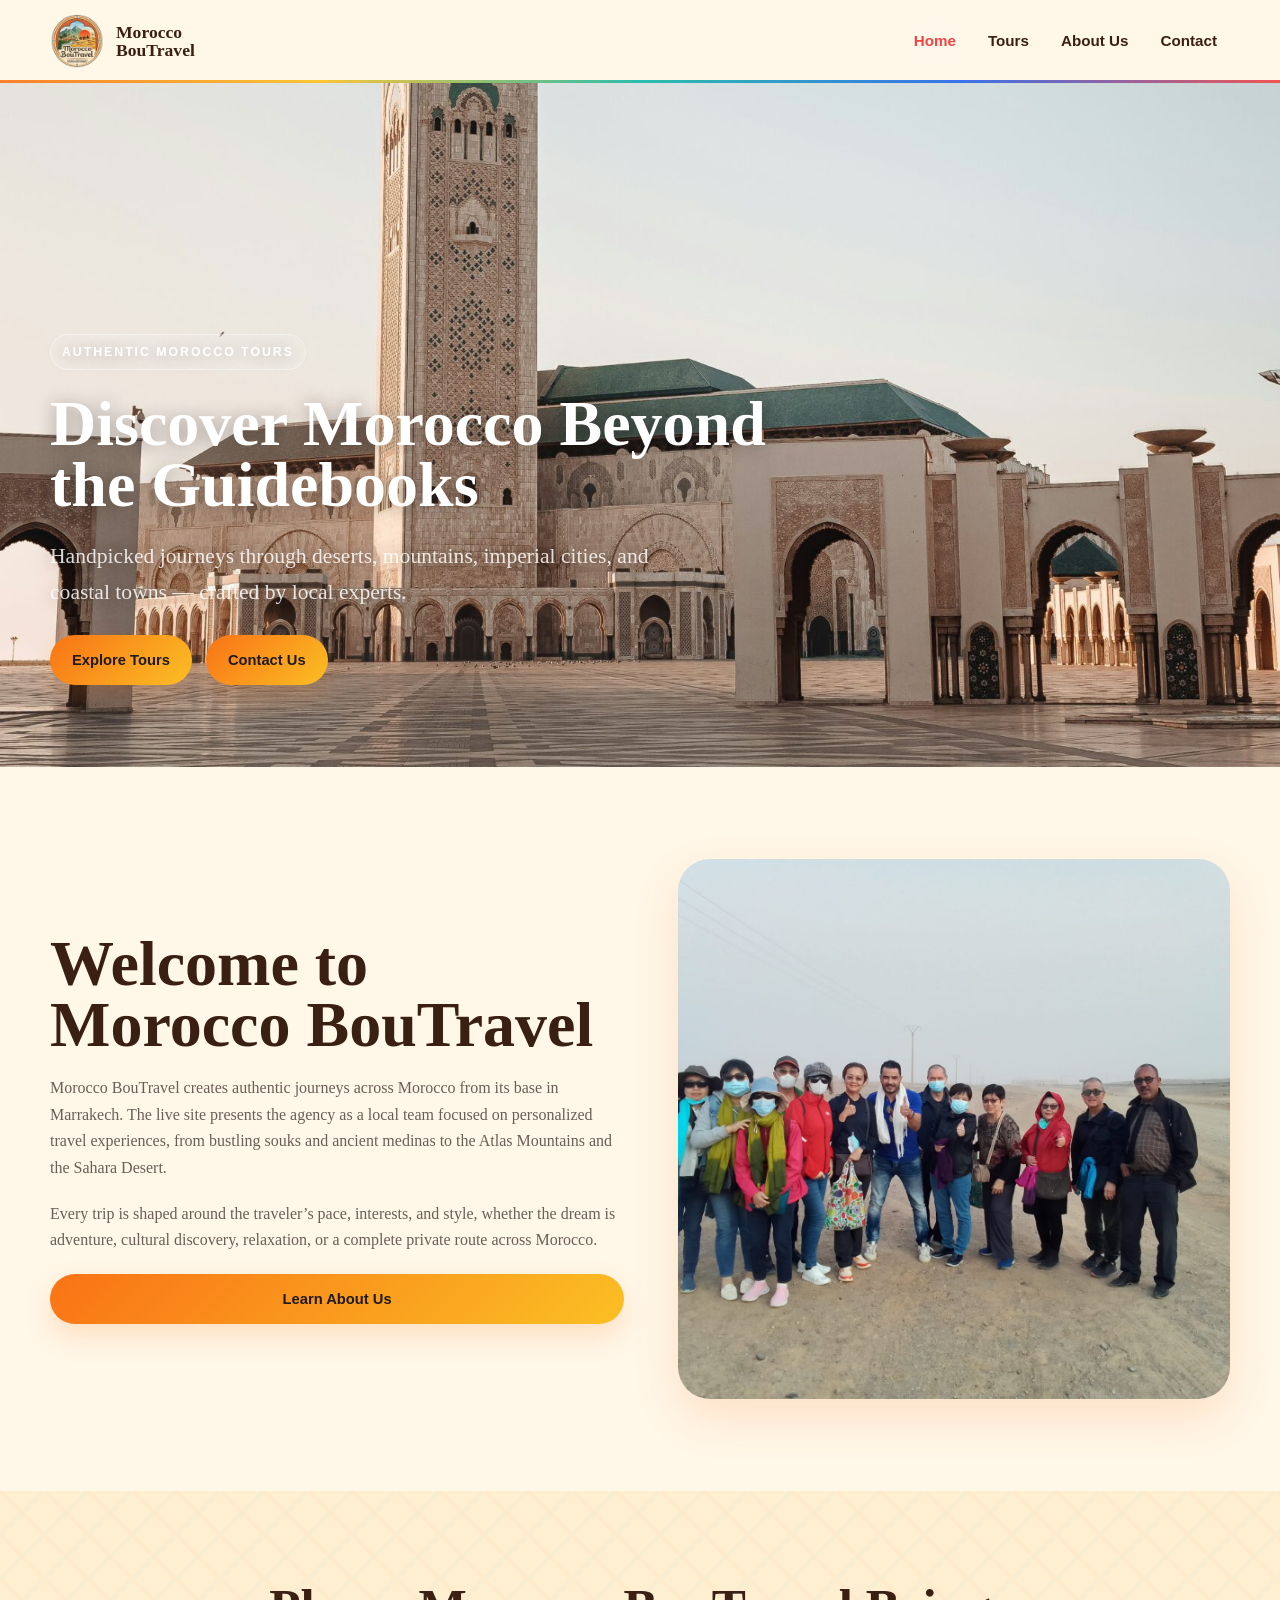
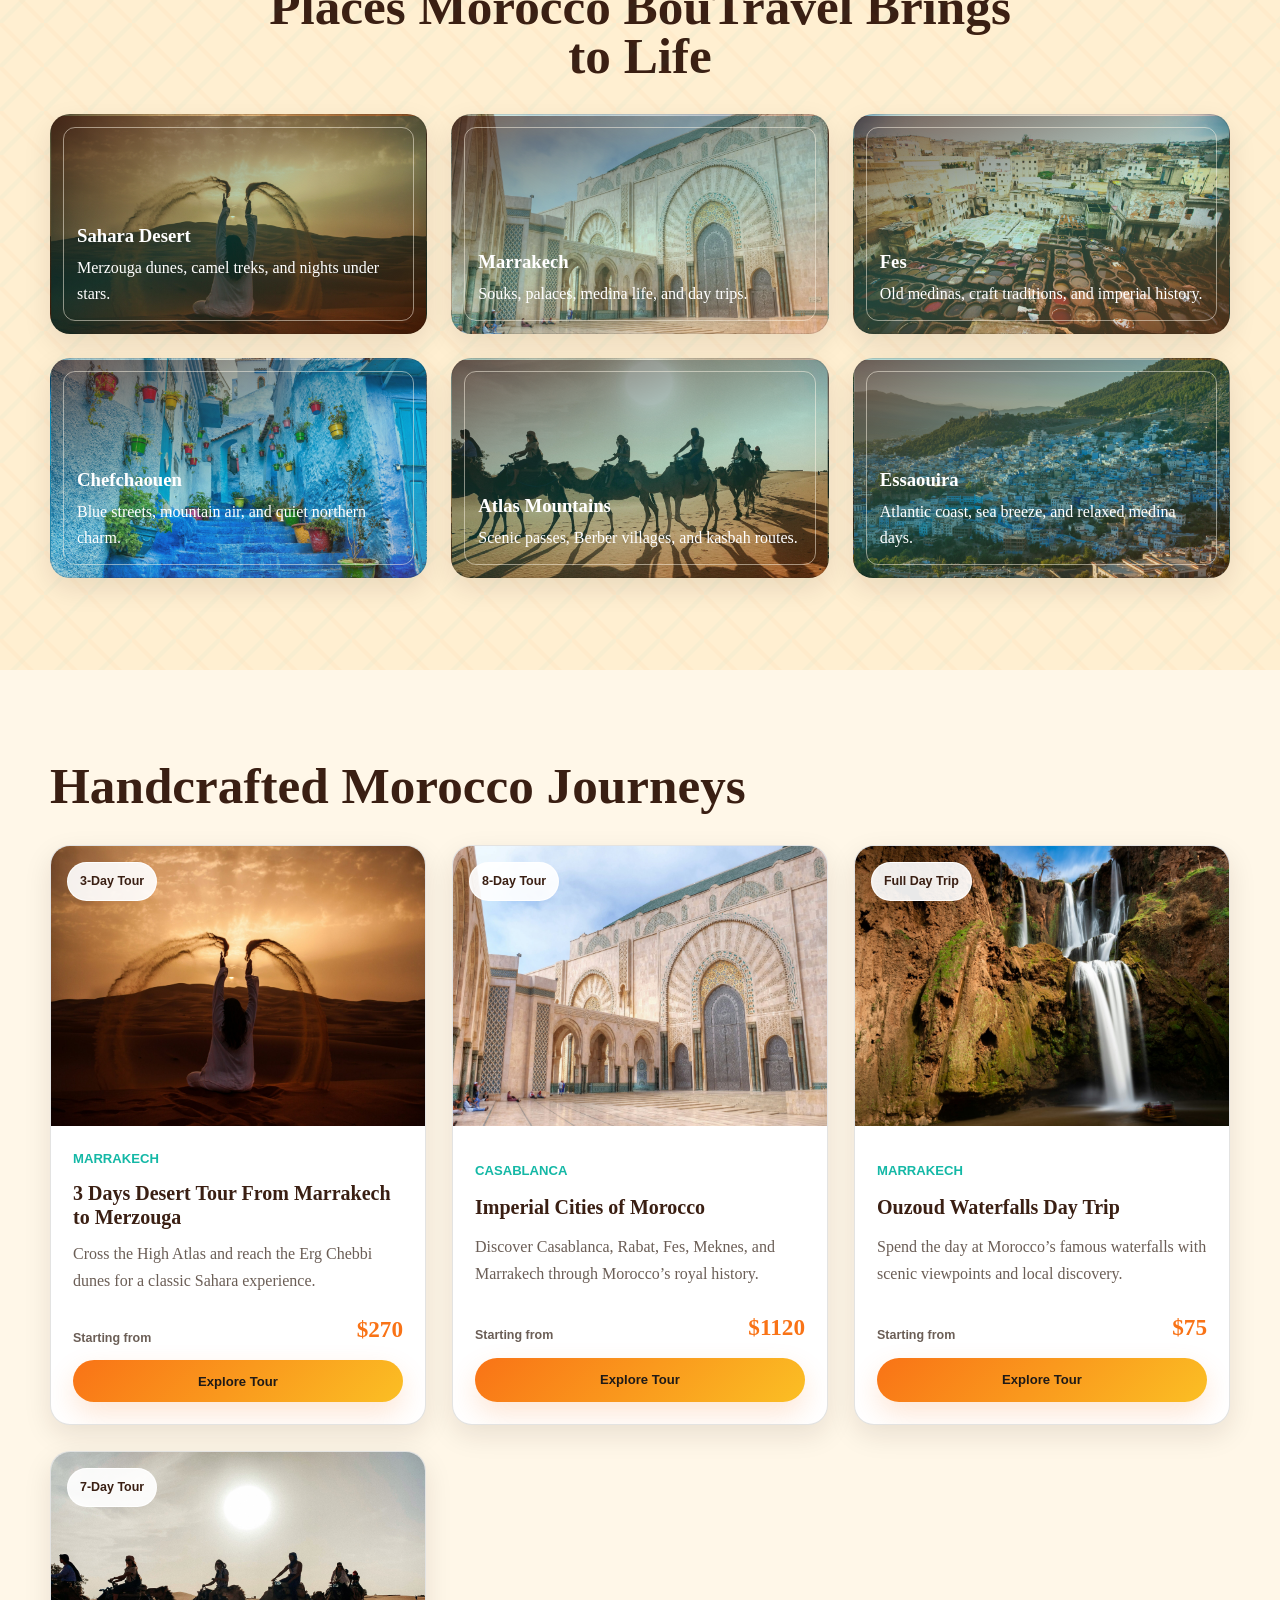
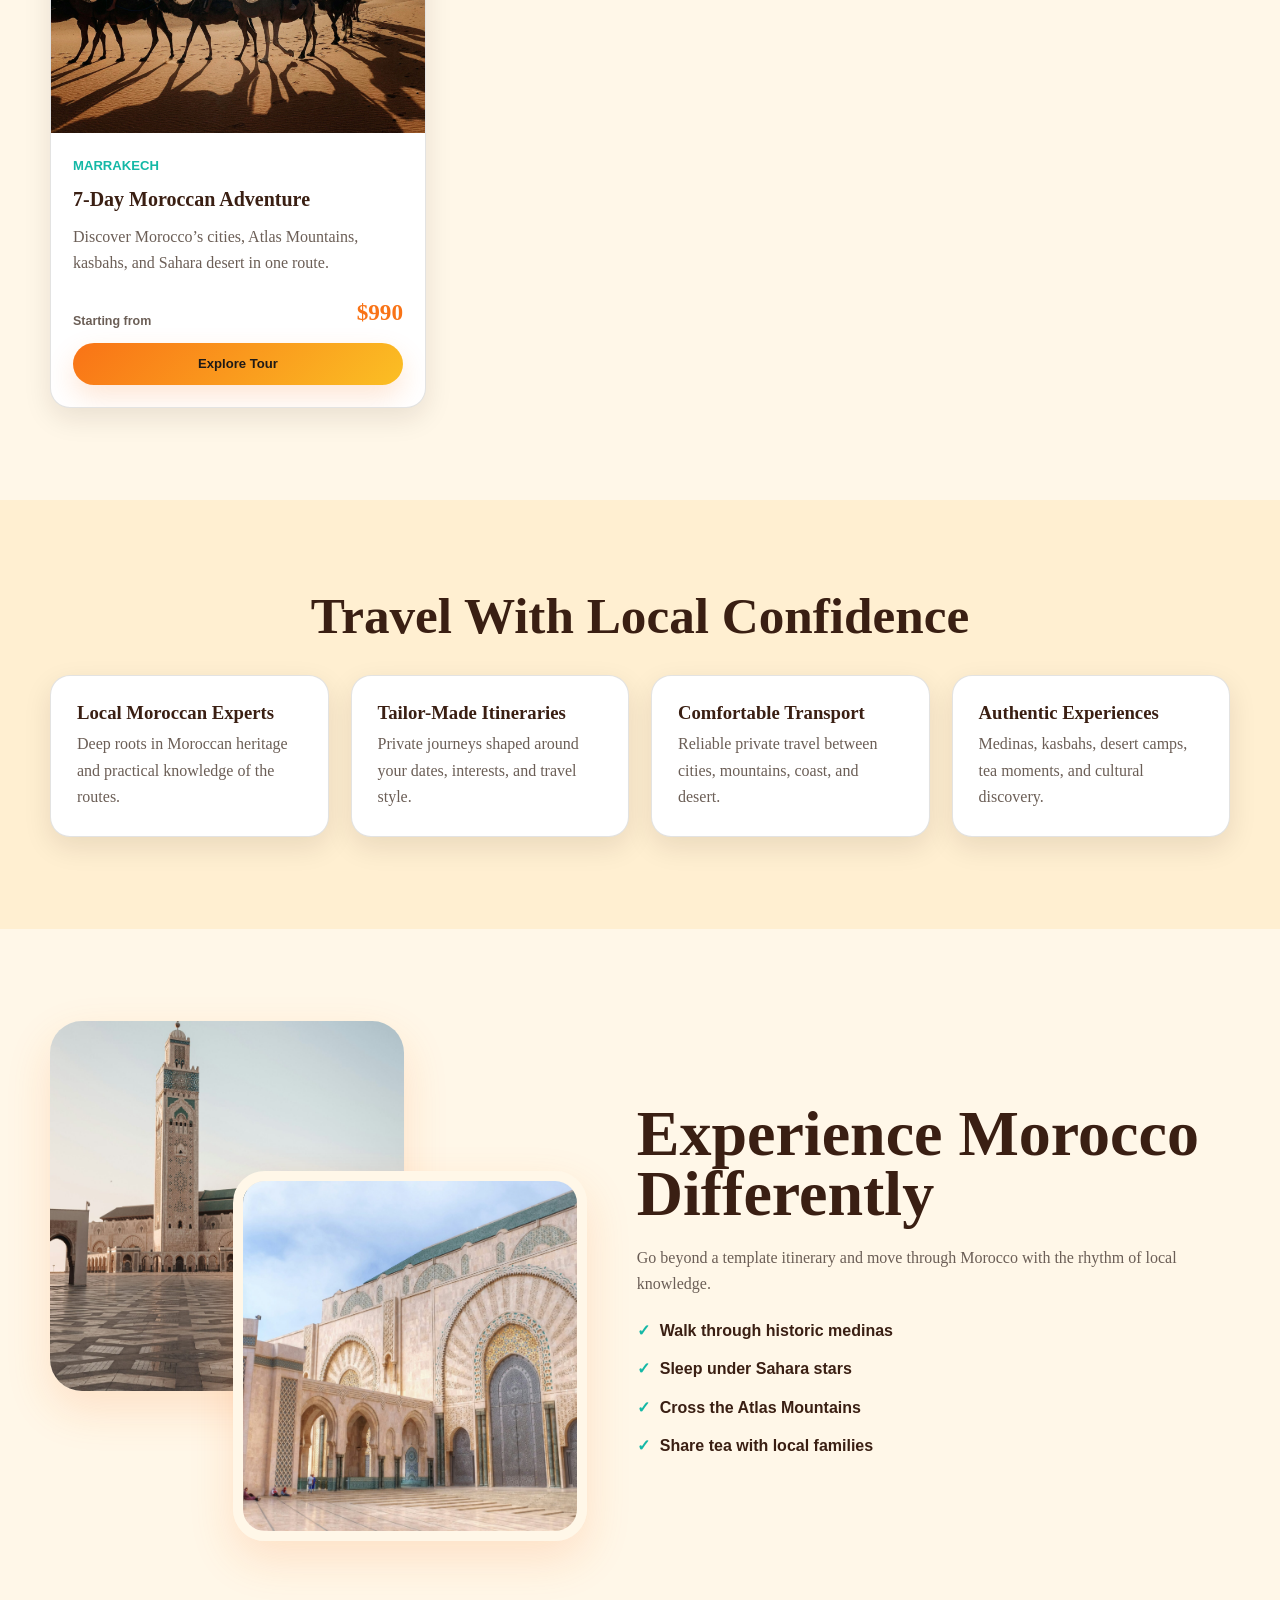
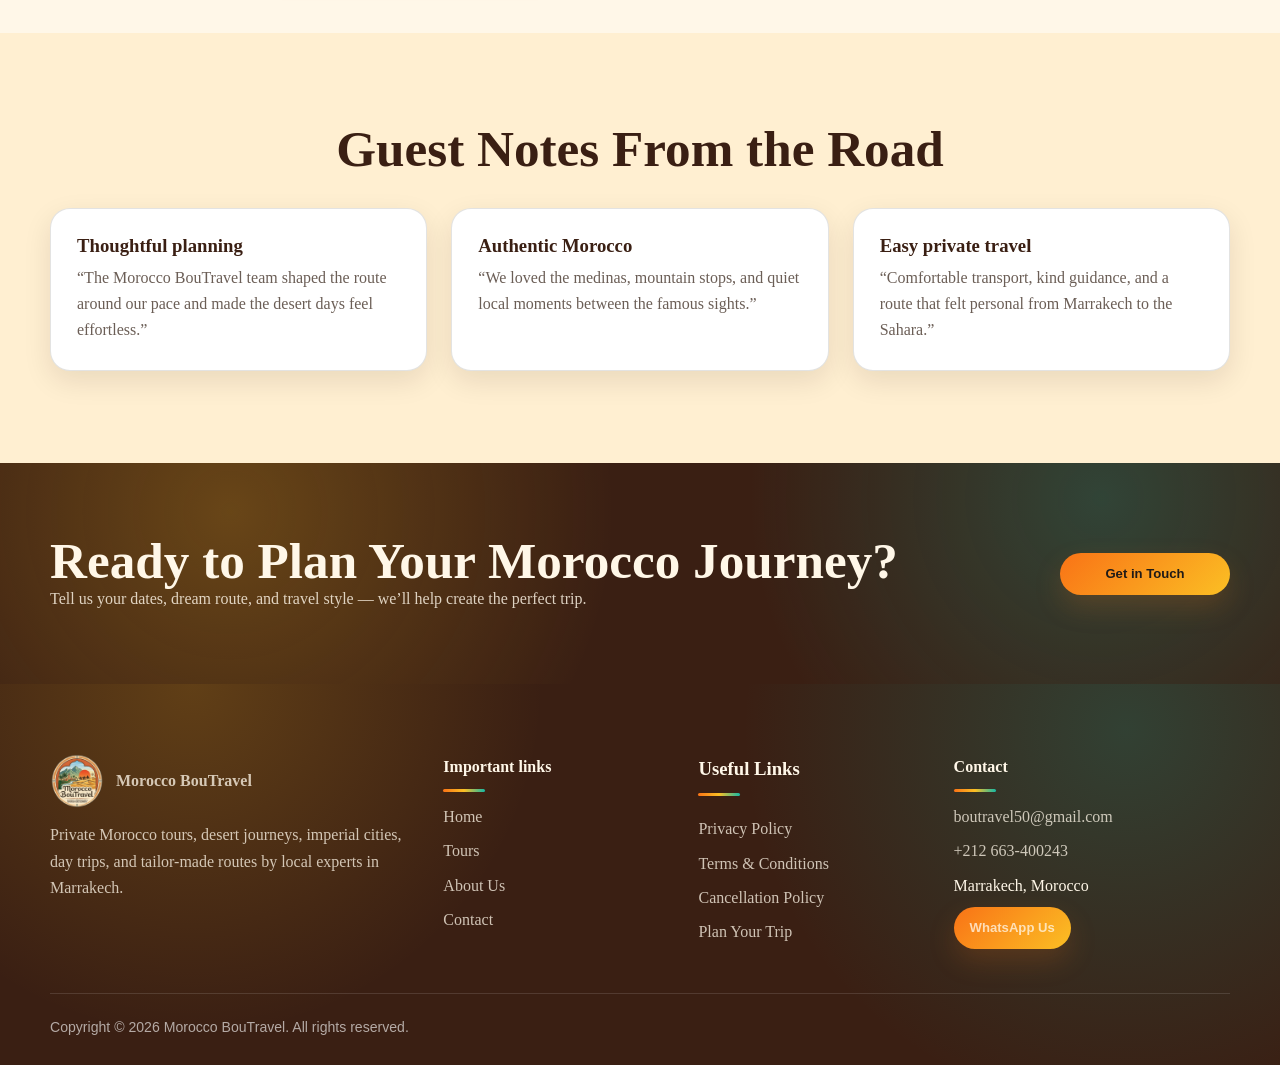
<file: morocco-boutravel/index.html>
<!DOCTYPE html>
<html lang="en">
<head>
  <meta charset="UTF-8">
  <meta name="viewport" content="width=device-width, initial-scale=1.0">
  <title>Morocco BouTravel | Authentic Morocco Tours</title>
  <meta name="description" content="Private Morocco tours, Sahara desert journeys, imperial cities, day trips, and tailor-made itineraries from Marrakech.">
  <link rel="stylesheet" href="assets/css/style.css">
</head>
<body>
  <div data-site-header></div>

  <main>
    <section class="hero" style="--hero-image: url('../images/hero-home.jpg');">
      <div class="hero-content">
        <div class="hero-stack">
          <p class="section-label">Authentic Morocco Tours</p>
          <h1>Discover Morocco Beyond the Guidebooks</h1>
          <p class="lead">Handpicked journeys through deserts, mountains, imperial cities, and coastal towns — crafted by local experts.</p>
          <div class="button-row">
            <a class="btn btn-primary" href="tours.html">Explore Tours</a>
            <a class="btn btn-primary" href="contact.html">Contact Us</a>
          </div>
        </div>
        
      </div>
    </section>

    <section class="section">
      <div class="container grid-2">
        <div class="text-stack">
          
          <h2 class="page-title">Welcome to Morocco BouTravel</h2>
          <p>Morocco BouTravel creates authentic journeys across Morocco from its base in Marrakech. The live site presents the agency as a local team focused on personalized travel experiences, from bustling souks and ancient medinas to the Atlas Mountains and the Sahara Desert.</p>
          <p>Every trip is shaped around the traveler’s pace, interests, and style, whether the dream is adventure, cultural discovery, relaxation, or a complete private route across Morocco.</p>
          <a class="btn btn-primary" href="about.html">Learn About Us</a>
        </div>
        <figure class="image-card">
          <img src="assets/images/hero-about.jpg" alt="Morocco BouTravel local experience in Morocco">
          
        </figure>
      </div>
    </section>

    <section class="section section-soft pattern-band">
      <div class="container">
        <div class="section-heading center">
          
          <h2>Places Morocco BouTravel Brings to Life</h2>
        </div>
        <div class="grid-3">
          <article class="destination-card" style="--card-image: url('../images/tour-1.jpg');"><h3>Sahara Desert</h3><p>Merzouga dunes, camel treks, and nights under stars.</p></article>
          <article class="destination-card" style="--card-image: url('../images/tour-2.jpg');"><h3>Marrakech</h3><p>Souks, palaces, medina life, and day trips.</p></article>
          <article class="destination-card" style="--card-image: url('../images/tour-7.jpg');"><h3>Fes</h3><p>Old medinas, craft traditions, and imperial history.</p></article>
          <article class="destination-card" style="--card-image: url('../images/tour-13.jpg');"><h3>Chefchaouen</h3><p>Blue streets, mountain air, and quiet northern charm.</p></article>
          <article class="destination-card" style="--card-image: url('../images/tour-4.jpg');"><h3>Atlas Mountains</h3><p>Scenic passes, Berber villages, and kasbah routes.</p></article>
          <article class="destination-card" style="--card-image: url('../images/tour-10.jpg');"><h3>Essaouira</h3><p>Atlantic coast, sea breeze, and relaxed medina days.</p></article>
        </div>
      </div>
    </section>

    <section class="section">
      <div class="container">
        <div class="section-heading">
        
          <h2>Handcrafted Morocco Journeys</h2>
        </div>
        <div class="tour-grid">
          <article class="tour-card" data-title="3 Days Desert Tour From Marrakech to Merzouga" data-location="Marrakech" data-duration="3-Day Tour" data-price="$270" data-description="A private Marrakech to Merzouga desert route through the Atlas Mountains, kasbahs, valleys, camel trekking, and a Sahara camp night.">
            <div class="tour-image"><img src="assets/images/tour-1.jpg" alt="Sahara desert tour from Marrakech"><span class="duration-badge">3-Day Tour</span></div>
            <div class="tour-content"><p class="location">Marrakech</p><h3>3 Days Desert Tour From Marrakech to Merzouga</h3><p>Cross the High Atlas and reach the Erg Chebbi dunes for a classic Sahara experience.</p><div class="price-row"><span>Starting from</span><strong>$270</strong></div><a class="btn btn-primary btn-small" href="tours.html">Explore Tour</a></div>
          </article>
          <article class="tour-card" data-title="Imperial Cities of Morocco" data-location="Casablanca" data-duration="8-Day Tour" data-price="$1120" data-description="A cultural route through Morocco’s imperial cities with medinas, monuments, heritage, and private travel support.">
            <div class="tour-image"><img src="assets/images/tour-2.jpg" alt="Imperial cities of Morocco"><span class="duration-badge">8-Day Tour</span></div>
            <div class="tour-content"><p class="location">Casablanca</p><h3>Imperial Cities of Morocco</h3><p>Discover Casablanca, Rabat, Fes, Meknes, and Marrakech through Morocco’s royal history.</p><div class="price-row"><span>Starting from</span><strong>$1120</strong></div><a class="btn btn-primary btn-small" href="tours.html">Explore Tour</a></div>
          </article>
          <article class="tour-card" data-title="Ouzoud Waterfalls Day Trip" data-location="Marrakech" data-duration="Full Day Trip" data-price="$75" data-description="A full-day escape from Marrakech to the Ouzoud Waterfalls, one of Morocco’s most refreshing natural sights.">
            <div class="tour-image"><img src="assets/images/tour-3.jpg" alt="Ouzoud Waterfalls Day Trip"><span class="duration-badge">Full Day Trip</span></div>
            <div class="tour-content"><p class="location">Marrakech</p><h3>Ouzoud Waterfalls Day Trip</h3><p>Spend the day at Morocco’s famous waterfalls with scenic viewpoints and local discovery.</p><div class="price-row"><span>Starting from</span><strong>$75</strong></div><a class="btn btn-primary btn-small" href="tours.html">Explore Tour</a></div>
          </article>
          <article class="tour-card" data-title="7-Day Moroccan Adventure" data-location="Marrakech" data-duration="7-Day Tour" data-price="$990" data-description="A complete 7-day journey combining Morocco’s cities, Atlas Mountains, kasbahs, and Sahara desert.">
            <div class="tour-image"><img src="assets/images/tour-4.jpg" alt="7-Day Moroccan Adventure"><span class="duration-badge">7-Day Tour</span></div>
            <div class="tour-content"><p class="location">Marrakech</p><h3>7-Day Moroccan Adventure</h3><p>Discover Morocco’s cities, Atlas Mountains, kasbahs, and Sahara desert in one route.</p><div class="price-row"><span>Starting from</span><strong>$990</strong></div><a class="btn btn-primary btn-small" href="tours.html">Explore Tour</a></div>
          </article>
        </div>
      </div>
    </section>

    <section class="section section-soft">
      <div class="container">
        <div class="section-heading center"><h2>Travel With Local Confidence</h2></div>
        <div class="grid-4">
          <article class="feature-card"><h3>Local Moroccan Experts</h3><p>Deep roots in Moroccan heritage and practical knowledge of the routes.</p></article>
          <article class="feature-card"><h3>Tailor-Made Itineraries</h3><p>Private journeys shaped around your dates, interests, and travel style.</p></article>
          <article class="feature-card"><h3>Comfortable Transport</h3><p>Reliable private travel between cities, mountains, coast, and desert.</p></article>
          <article class="feature-card"><h3>Authentic Experiences</h3><p>Medinas, kasbahs, desert camps, tea moments, and cultural discovery.</p></article>
        </div>
      </div>
    </section>

    <section class="section">
      <div class="container experience-layout">
        <div class="overlap-images" aria-hidden="true">
          <img src="assets/images/gallery-1.jpg" alt="">
          <img src="assets/images/gallery-6.jpg" alt="">
        </div>
        <div class="text-stack">
          
          <h2 class="page-title">Experience Morocco Differently</h2>
          <p>Go beyond a template itinerary and move through Morocco with the rhythm of local knowledge.</p>
          <ul class="check-list">
            <li>Walk through historic medinas</li>
            <li>Sleep under Sahara stars</li>
            <li>Cross the Atlas Mountains</li>
            <li>Share tea with local families</li>
          </ul>
        </div>
      </div>
    </section>

    <section class="section section-soft">
      <div class="container">
        <div class="section-heading center"><h2>Guest Notes From the Road</h2></div>
        <div class="grid-3">
          <article class="testimonial-card"><h3>Thoughtful planning</h3><p>“The Morocco BouTravel team shaped the route around our pace and made the desert days feel effortless.”</p></article>
          <article class="testimonial-card"><h3>Authentic Morocco</h3><p>“We loved the medinas, mountain stops, and quiet local moments between the famous sights.”</p></article>
          <article class="testimonial-card"><h3>Easy private travel</h3><p>“Comfortable transport, kind guidance, and a route that felt personal from Marrakech to the Sahara.”</p></article>
        </div>
      </div>
    </section>

    <section class="cta-section">
      <div class="container cta-box">
        <div><h2>Ready to Plan Your Morocco Journey?</h2><p>Tell us your dates, dream route, and travel style — we’ll help create the perfect trip.</p></div>
        <a class="btn btn-primary btn-contact btn-small" href="contact.html">Get in Touch</a>
      </div>
    </section>
  </main>
  <div data-site-footer></div>
  <script src="assets/js/main.js"></script>
</body>
</html>
</file>
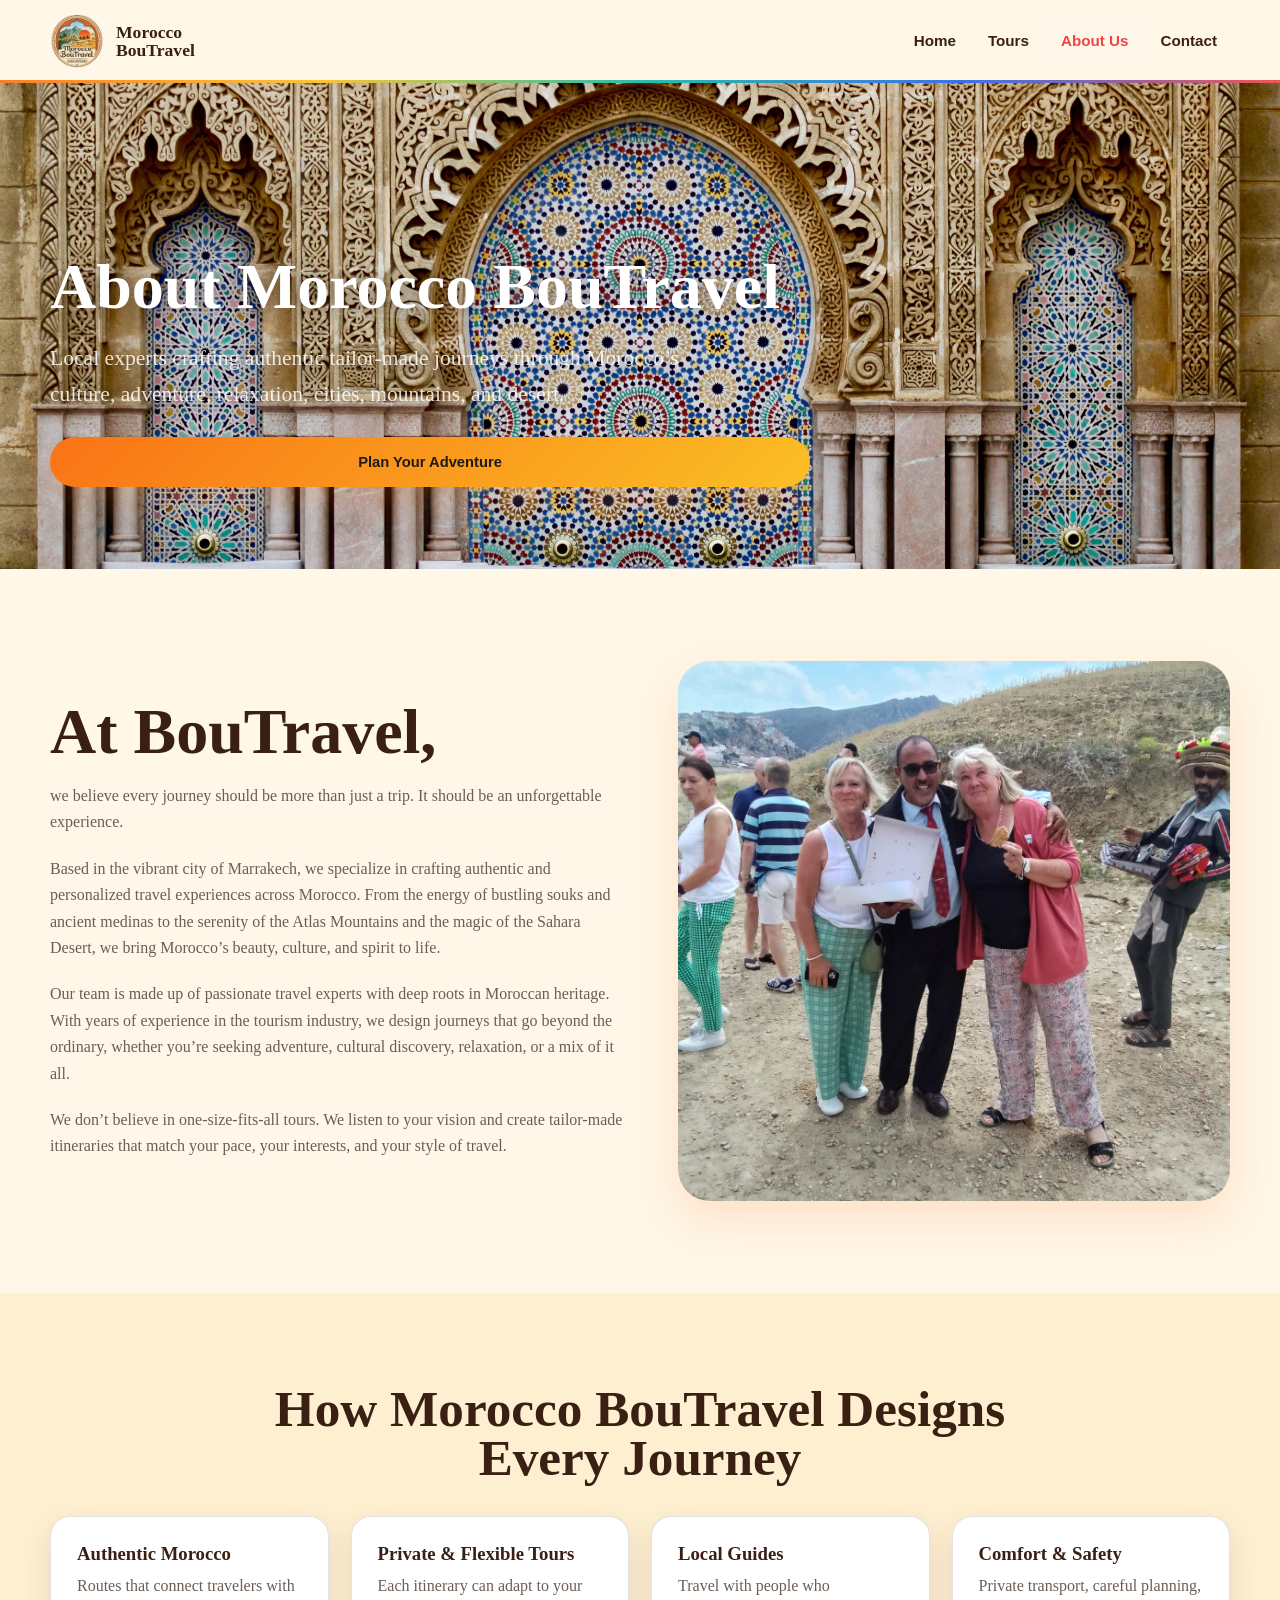
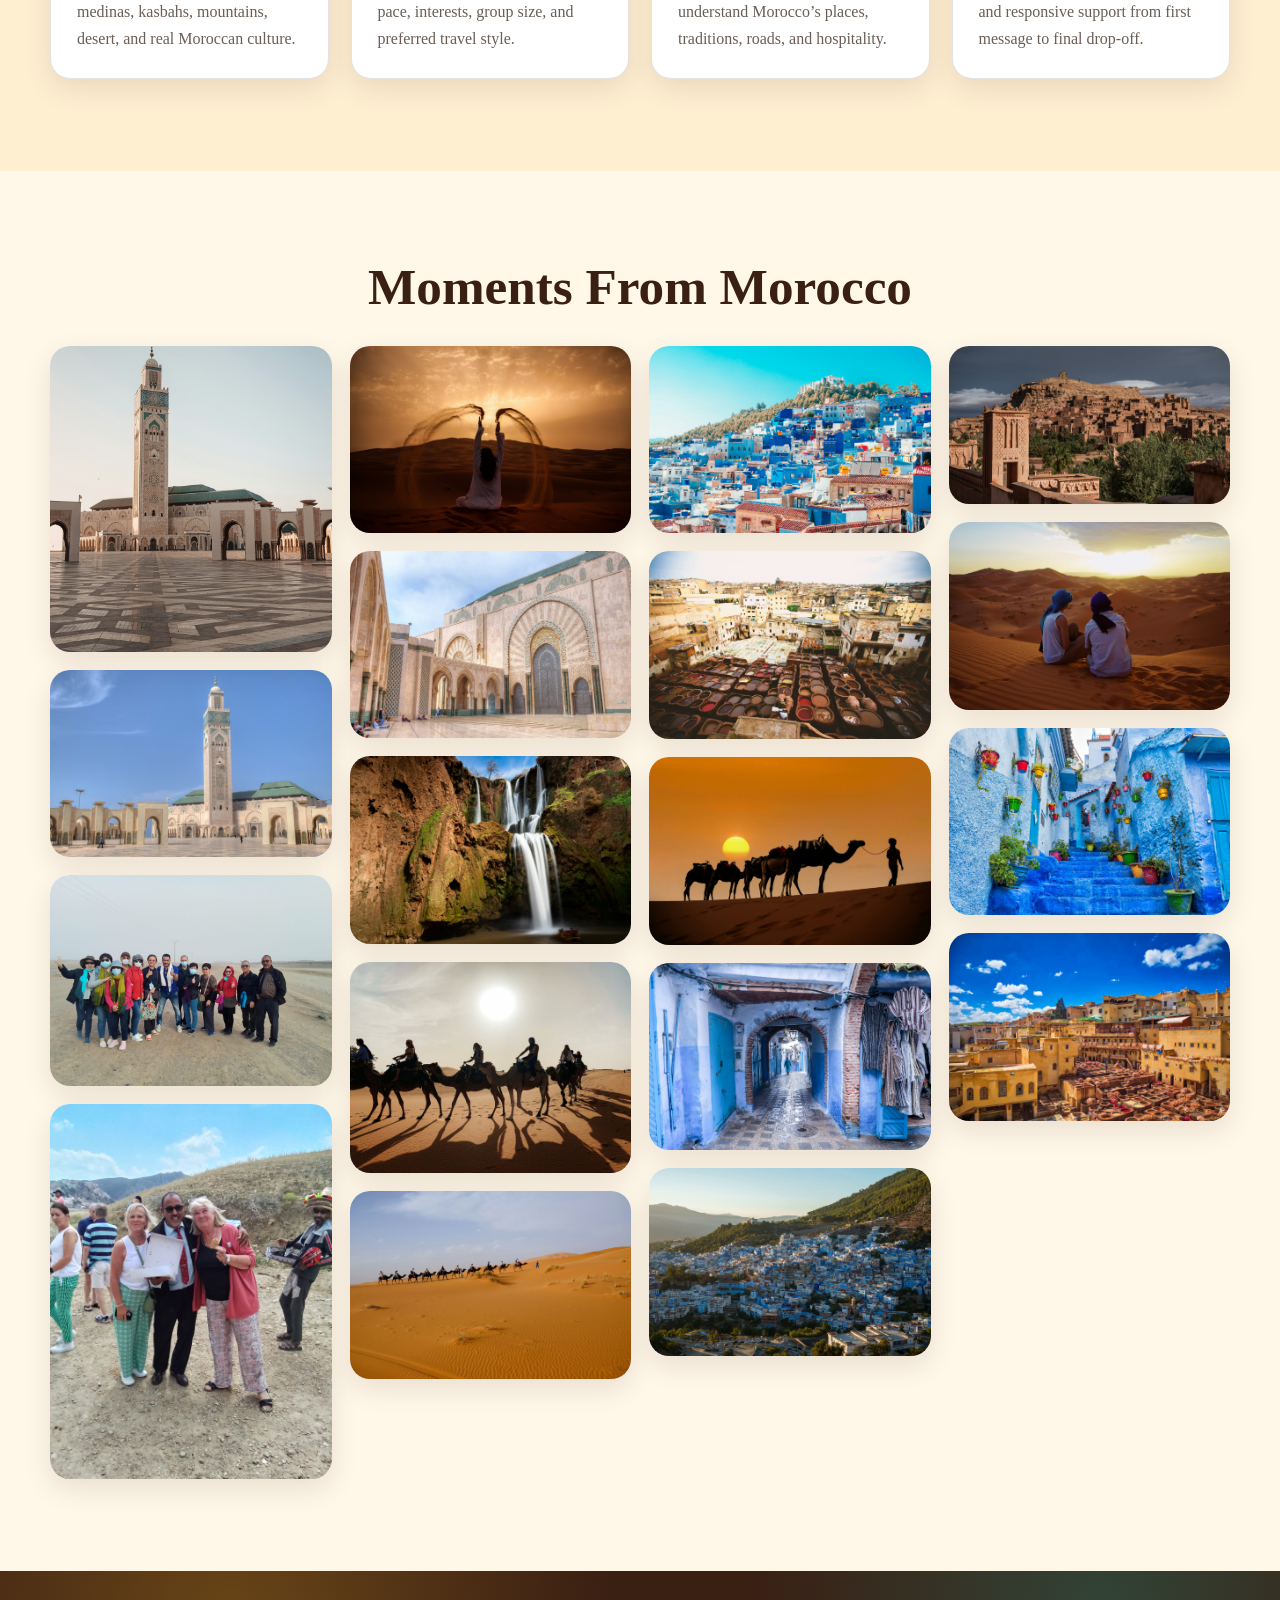
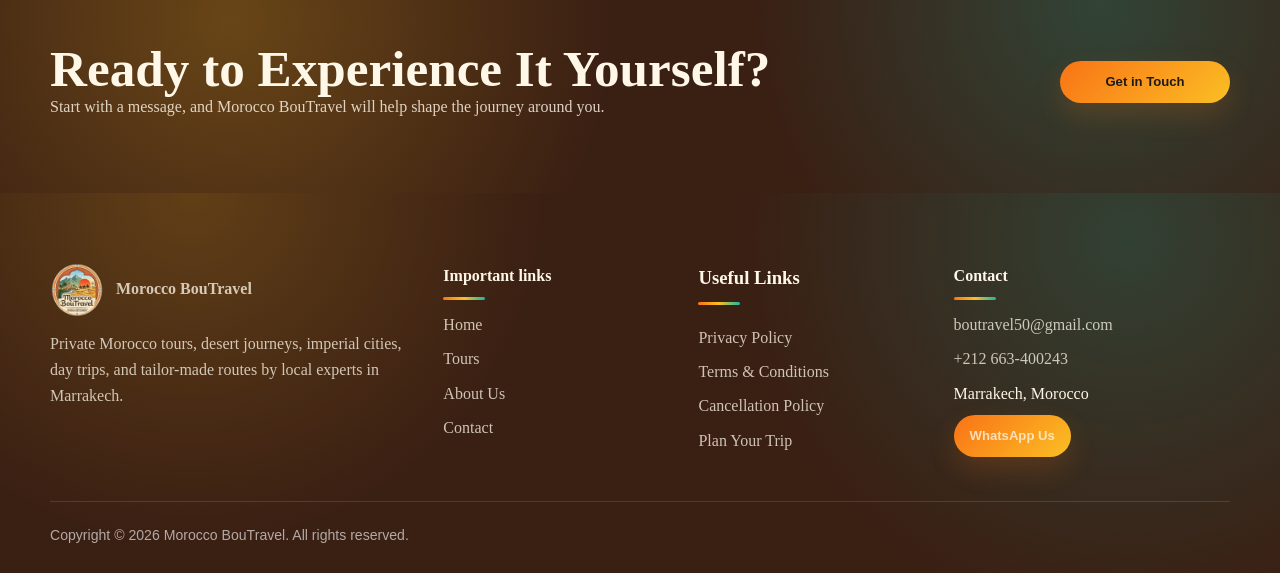
<file: morocco-boutravel/about.html>
<!DOCTYPE html>
<html lang="en">
<head>
  <meta charset="UTF-8">
  <meta name="viewport" content="width=device-width, initial-scale=1.0">
  <title>About Us | Morocco BouTravel</title>
  <meta name="description" content="About Morocco BouTravel, local Marrakech-based Morocco travel experts creating authentic tailor-made journeys.">
  <link rel="stylesheet" href="assets/css/style.css">
</head>
<body>
  <div data-site-header></div>

  <main>
    <section class="hero compact" style="--hero-image: url('../images/niklas-VqouWpsuziE-unsplash.jpg');">
      <div class="hero-content">
        <div class="hero-stack">
          <h1>About Morocco BouTravel</h1>
          <p class="lead">Local experts crafting authentic tailor-made journeys through Morocco’s culture, adventure, relaxation, cities, mountains, and desert.</p>
          <a class="btn btn-primary" href="contact.html">Plan Your Adventure</a>
        </div>
      </div>
    </section>

    <section class="section">
      <div class="container grid-2">
        <div class="text-stack">
          
          <h2 class="page-title">At BouTravel,</h2>
          <p>we believe every journey should be more than just a trip. It should be an unforgettable experience.</p>
          <p>Based in the vibrant city of Marrakech, we specialize in crafting authentic and personalized travel experiences across Morocco. From the energy of bustling souks and ancient medinas to the serenity of the Atlas Mountains and the magic of the Sahara Desert, we bring Morocco’s beauty, culture, and spirit to life.</p>
          <p>Our team is made up of passionate travel experts with deep roots in Moroccan heritage. With years of experience in the tourism industry, we design journeys that go beyond the ordinary, whether you’re seeking adventure, cultural discovery, relaxation, or a mix of it all.</p>
          <p>We don’t believe in one-size-fits-all tours. We listen to your vision and create tailor-made itineraries that match your pace, your interests, and your style of travel.</p>
        </div>
        <figure class="image-card">
          <img src="assets/images/hero-contact.jpg" alt="Morocco BouTravel experience in Marrakech and the desert">
          
        </figure>
      </div>
    </section>

    <section class="section section-soft">
      <div class="container">
        <div class="section-heading center"><h2>How Morocco BouTravel Designs Every Journey</h2></div>
        <div class="values-grid">
          <article class="feature-card"><h3>Authentic Morocco</h3><p>Routes that connect travelers with medinas, kasbahs, mountains, desert, and real Moroccan culture.</p></article>
          <article class="feature-card"><h3>Private & Flexible Tours</h3><p>Each itinerary can adapt to your pace, interests, group size, and preferred travel style.</p></article>
          <article class="feature-card"><h3>Local Guides</h3><p>Travel with people who understand Morocco’s places, traditions, roads, and hospitality.</p></article>
          <article class="feature-card"><h3>Comfort & Safety</h3><p>Private transport, careful planning, and responsive support from first message to final drop-off.</p></article>
        </div>
      </div>
    </section>

    <section class="section">
      <div class="container">
        <div class="section-heading center"><h2>Moments From Morocco</h2></div>
        <div class="gallery-grid">
          <figure class="gallery-item"><img src="assets/images/gallery-1.jpg" alt="Morocco desert dunes"></figure>
          <figure class="gallery-item"><img src="assets/images/gallery-2.jpg" alt="Moroccan city architecture"></figure>
          <figure class="gallery-item"><img src="assets/images/gallery-3.jpg" alt="Morocco travel moment"></figure>
          <figure class="gallery-item"><img src="assets/images/gallery-4.jpg" alt="Morocco landscape"></figure>
          <figure class="gallery-item"><img src="assets/images/gallery-5.jpg" alt="Sahara desert route"></figure>
          <figure class="gallery-item"><img src="assets/images/gallery-6.jpg" alt="Imperial city in Morocco"></figure>
          <figure class="gallery-item"><img src="assets/images/gallery-7.jpg" alt="Ouzoud Waterfalls area"></figure>
          <figure class="gallery-item"><img src="assets/images/gallery-8.jpg" alt="Atlas Mountains road"></figure>
          <figure class="gallery-item"><img src="assets/images/gallery-9.jpg" alt="Morocco private tour"></figure>
          <figure class="gallery-item"><img src="assets/images/gallery-10.jpg" alt="Moroccan medina scene"></figure>
          <figure class="gallery-item"><img src="assets/images/gallery-11.jpg" alt="Fes Morocco journey"></figure>
          <figure class="gallery-item"><img src="assets/images/gallery-12.jpg" alt="Casablanca Morocco tour"></figure>
          <figure class="gallery-item"><img src="assets/images/gallery-13.jpg" alt="Morocco desert camp landscape"></figure>
          <figure class="gallery-item"><img src="assets/images/gallery-14.jpg" alt="Morocco kasbah day trip"></figure>
          <figure class="gallery-item"><img src="assets/images/gallery-15.jpg" alt="Merzouga desert tour"></figure>
          <figure class="gallery-item"><img src="assets/images/gallery-16.jpg" alt="Northern Morocco travel"></figure>
          <figure class="gallery-item"><img src="assets/images/gallery-17.jpg" alt="Morocco custom itinerary"></figure>
          <figure class="gallery-item"><img src="assets/images/gallery-18.jpg" alt="Morocco heritage tour"></figure>
        </div>
      </div>
    </section>

    <section class="cta-section">
      <div class="container cta-box">
        <div><h2>Ready to Experience It Yourself?</h2><p>Start with a message, and Morocco BouTravel will help shape the journey around you.</p></div>
        <a class="btn btn-primary btn-contact btn-small" href="contact.html">Get in Touch</a>
      </div>
    </section>
  </main>
  <div data-site-footer></div>
  <script src="assets/js/main.js"></script>
</body>
</html>
</file>
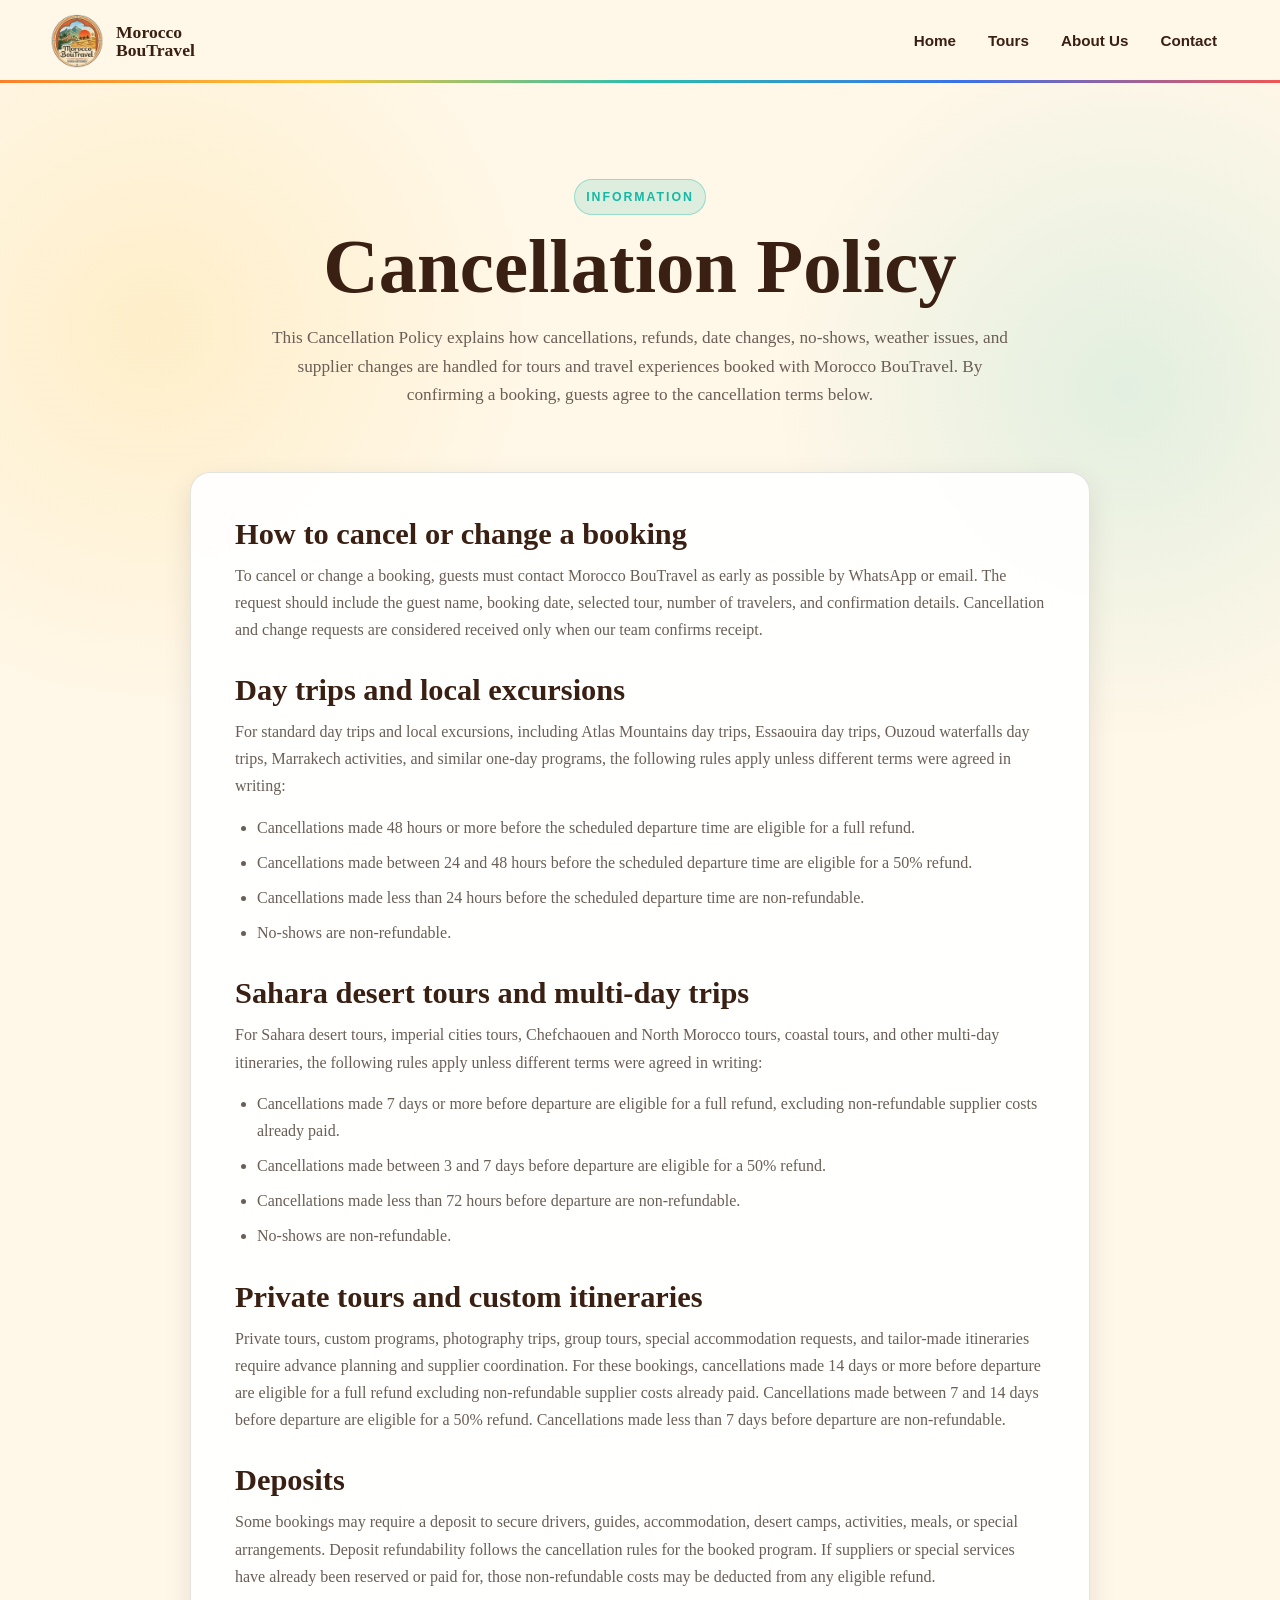
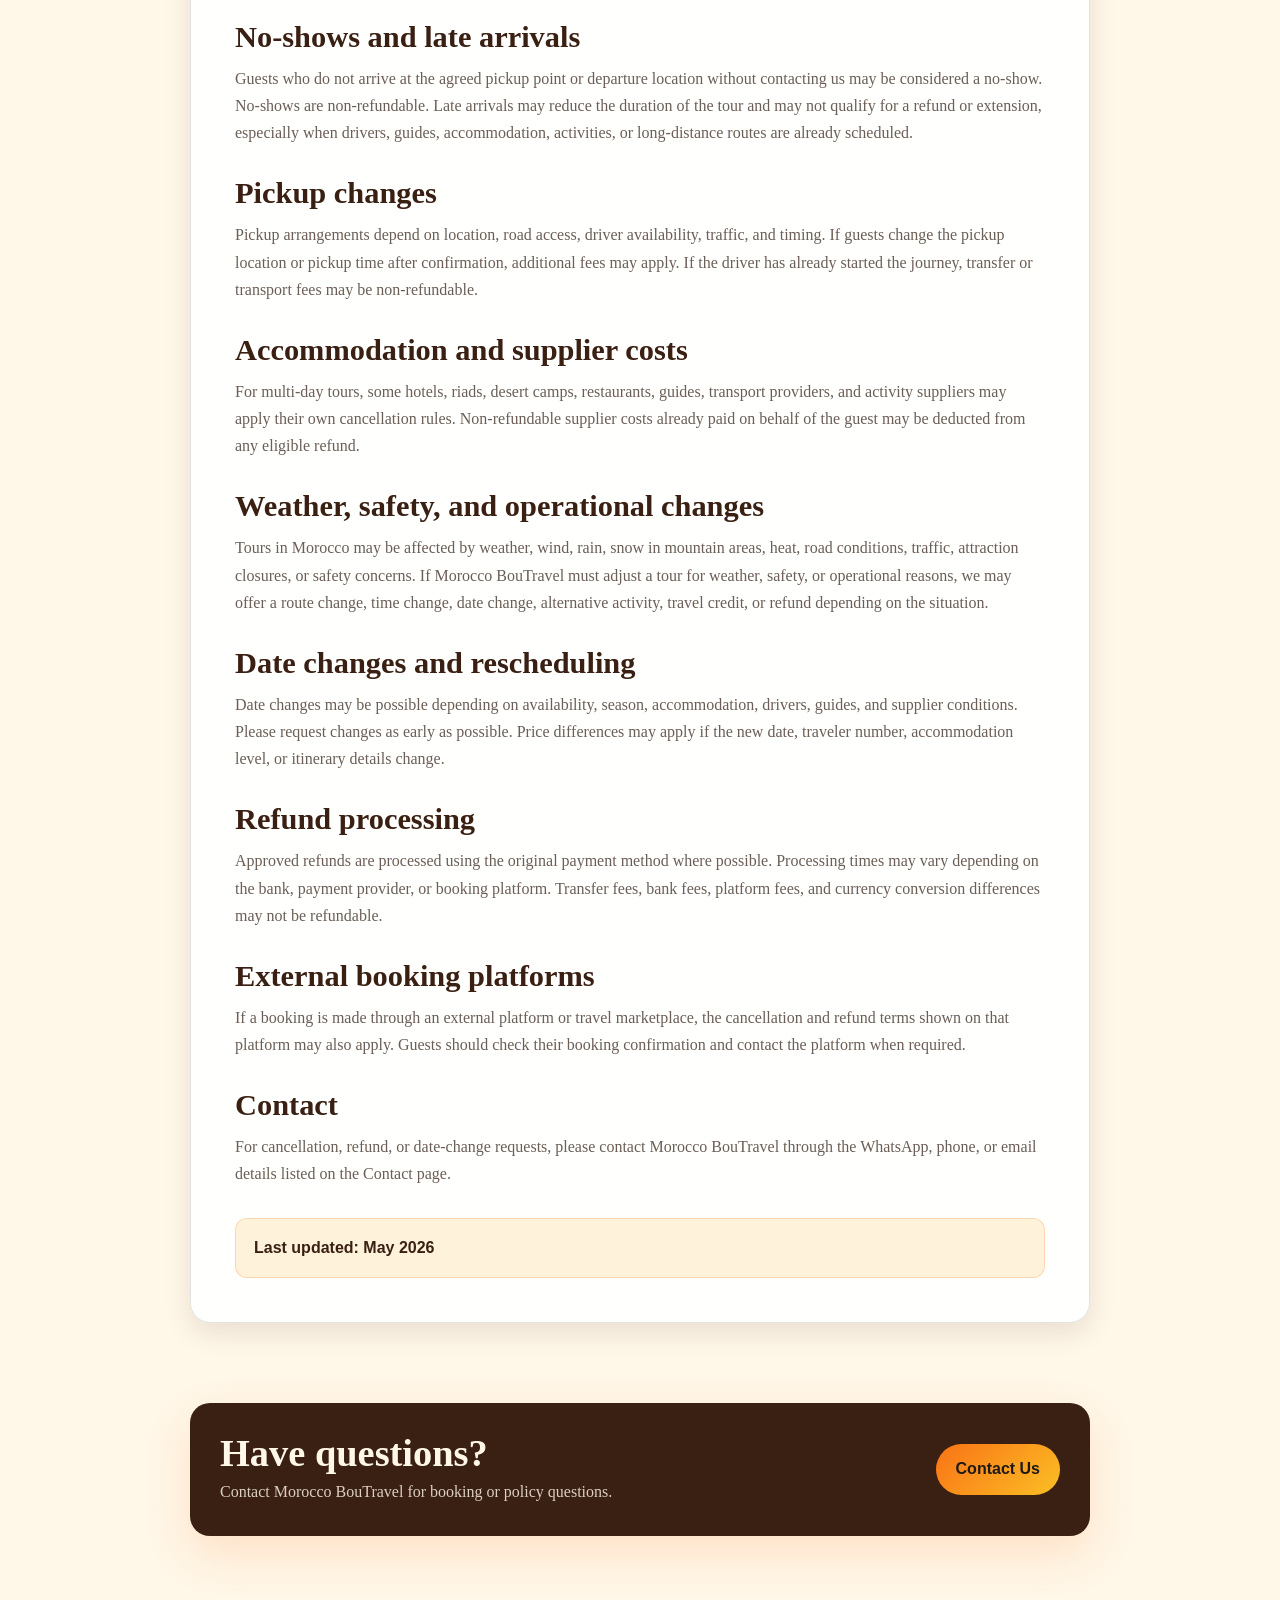
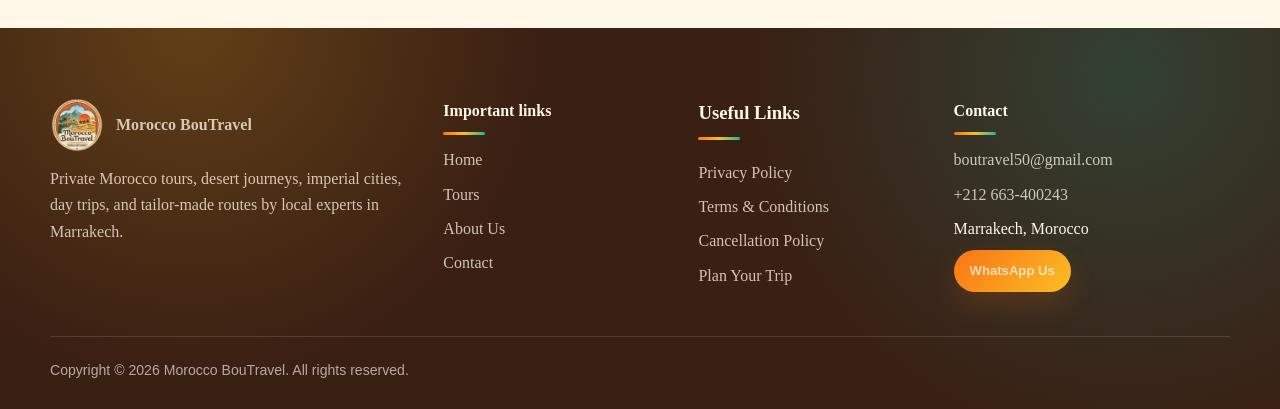
<file: morocco-boutravel/cancellation-policy.html>
<!DOCTYPE html>
<!-- This page contains standard market-based policy text and should be reviewed by the business owner before publishing. -->
<html lang="en">
<head>
  <meta charset="UTF-8">
  <meta name="viewport" content="width=device-width, initial-scale=1.0">
  <title>Cancellation Policy | Morocco BouTravel</title>
  <meta name="description" content="Read Morocco BouTravel's cancellation policy for day trips, desert tours, multi-day itineraries, private tours, deposits, no-shows, and refunds.">
  <link rel="stylesheet" href="assets/css/style.css">
</head>
<body>
  <div data-site-header></div>

  <main class="legal-page">
    <section class="legal-hero">
      <p class="section-kicker">Information</p>
      <h1>Cancellation Policy</h1>
      <p>This Cancellation Policy explains how cancellations, refunds, date changes, no-shows, weather issues, and supplier changes are handled for tours and travel experiences booked with Morocco BouTravel. By confirming a booking, guests agree to the cancellation terms below.</p>
    </section>

    <section class="legal-content">
      <article class="legal-card">
        <section class="legal-section"><h2>How to cancel or change a booking</h2><p>To cancel or change a booking, guests must contact Morocco BouTravel as early as possible by WhatsApp or email. The request should include the guest name, booking date, selected tour, number of travelers, and confirmation details. Cancellation and change requests are considered received only when our team confirms receipt.</p></section>
        <section class="legal-section">
          <h2>Day trips and local excursions</h2>
          <p>For standard day trips and local excursions, including Atlas Mountains day trips, Essaouira day trips, Ouzoud waterfalls day trips, Marrakech activities, and similar one-day programs, the following rules apply unless different terms were agreed in writing:</p>
          <ul>
            <li>Cancellations made 48 hours or more before the scheduled departure time are eligible for a full refund.</li>
            <li>Cancellations made between 24 and 48 hours before the scheduled departure time are eligible for a 50% refund.</li>
            <li>Cancellations made less than 24 hours before the scheduled departure time are non-refundable.</li>
            <li>No-shows are non-refundable.</li>
          </ul>
        </section>
        <section class="legal-section">
          <h2>Sahara desert tours and multi-day trips</h2>
          <p>For Sahara desert tours, imperial cities tours, Chefchaouen and North Morocco tours, coastal tours, and other multi-day itineraries, the following rules apply unless different terms were agreed in writing:</p>
          <ul>
            <li>Cancellations made 7 days or more before departure are eligible for a full refund, excluding non-refundable supplier costs already paid.</li>
            <li>Cancellations made between 3 and 7 days before departure are eligible for a 50% refund.</li>
            <li>Cancellations made less than 72 hours before departure are non-refundable.</li>
            <li>No-shows are non-refundable.</li>
          </ul>
        </section>
        <section class="legal-section"><h2>Private tours and custom itineraries</h2><p>Private tours, custom programs, photography trips, group tours, special accommodation requests, and tailor-made itineraries require advance planning and supplier coordination. For these bookings, cancellations made 14 days or more before departure are eligible for a full refund excluding non-refundable supplier costs already paid. Cancellations made between 7 and 14 days before departure are eligible for a 50% refund. Cancellations made less than 7 days before departure are non-refundable.</p></section>
        <section class="legal-section"><h2>Deposits</h2><p>Some bookings may require a deposit to secure drivers, guides, accommodation, desert camps, activities, meals, or special arrangements. Deposit refundability follows the cancellation rules for the booked program. If suppliers or special services have already been reserved or paid for, those non-refundable costs may be deducted from any eligible refund.</p></section>
        <section class="legal-section"><h2>No-shows and late arrivals</h2><p>Guests who do not arrive at the agreed pickup point or departure location without contacting us may be considered a no-show. No-shows are non-refundable. Late arrivals may reduce the duration of the tour and may not qualify for a refund or extension, especially when drivers, guides, accommodation, activities, or long-distance routes are already scheduled.</p></section>
        <section class="legal-section"><h2>Pickup changes</h2><p>Pickup arrangements depend on location, road access, driver availability, traffic, and timing. If guests change the pickup location or pickup time after confirmation, additional fees may apply. If the driver has already started the journey, transfer or transport fees may be non-refundable.</p></section>
        <section class="legal-section"><h2>Accommodation and supplier costs</h2><p>For multi-day tours, some hotels, riads, desert camps, restaurants, guides, transport providers, and activity suppliers may apply their own cancellation rules. Non-refundable supplier costs already paid on behalf of the guest may be deducted from any eligible refund.</p></section>
        <section class="legal-section"><h2>Weather, safety, and operational changes</h2><p>Tours in Morocco may be affected by weather, wind, rain, snow in mountain areas, heat, road conditions, traffic, attraction closures, or safety concerns. If Morocco BouTravel must adjust a tour for weather, safety, or operational reasons, we may offer a route change, time change, date change, alternative activity, travel credit, or refund depending on the situation.</p></section>
        <section class="legal-section"><h2>Date changes and rescheduling</h2><p>Date changes may be possible depending on availability, season, accommodation, drivers, guides, and supplier conditions. Please request changes as early as possible. Price differences may apply if the new date, traveler number, accommodation level, or itinerary details change.</p></section>
        <section class="legal-section"><h2>Refund processing</h2><p>Approved refunds are processed using the original payment method where possible. Processing times may vary depending on the bank, payment provider, or booking platform. Transfer fees, bank fees, platform fees, and currency conversion differences may not be refundable.</p></section>
        <section class="legal-section"><h2>External booking platforms</h2><p>If a booking is made through an external platform or travel marketplace, the cancellation and refund terms shown on that platform may also apply. Guests should check their booking confirmation and contact the platform when required.</p></section>
        <section class="legal-section"><h2>Contact</h2><p>For cancellation, refund, or date-change requests, please contact Morocco BouTravel through the WhatsApp, phone, or email details listed on the Contact page.</p></section>
        <p class="legal-updated">Last updated: May 2026</p>
      </article>
    </section>

    <section class="legal-cta">
      <div><h2>Have questions?</h2><p>Contact Morocco BouTravel for booking or policy questions.</p></div>
      <a href="contact.html">Contact Us</a>
    </section>
  </main>
  <div data-site-footer></div>
  <script src="assets/js/main.js"></script>
</body>
</html>
</file>
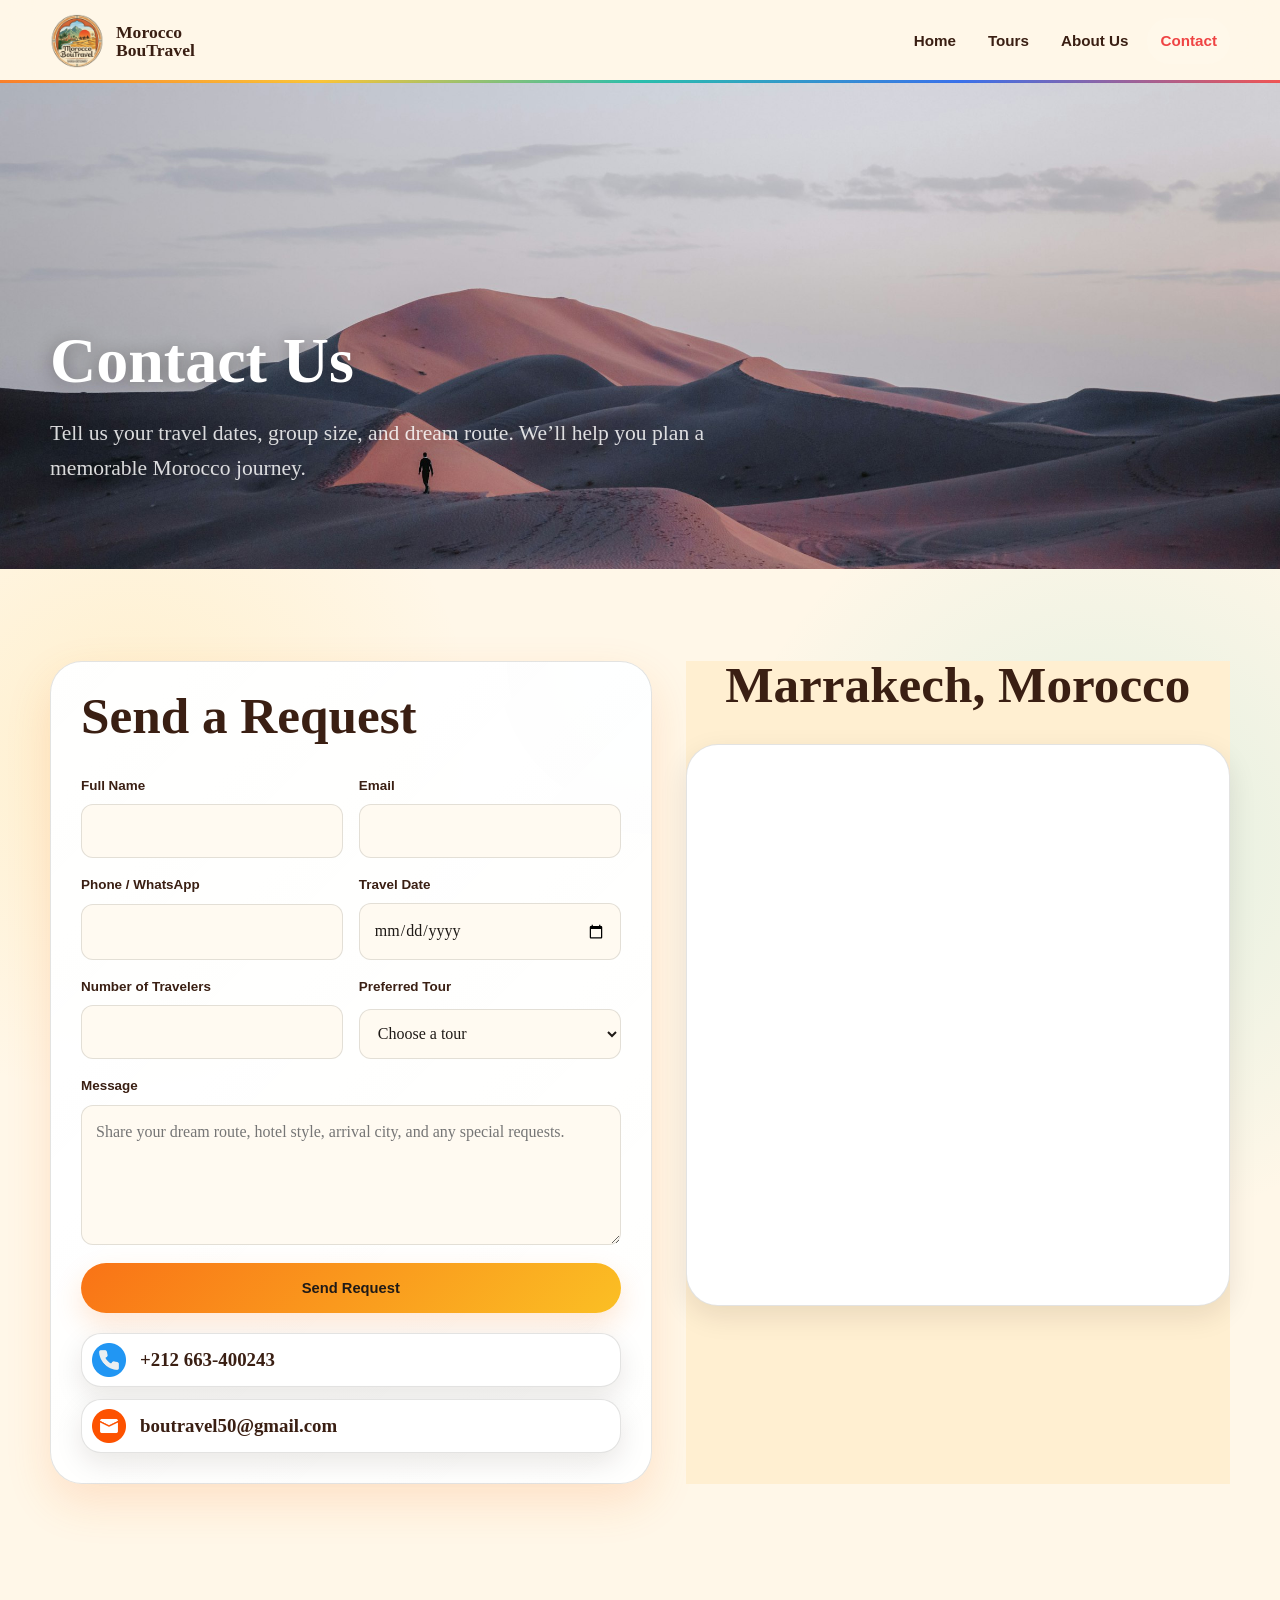
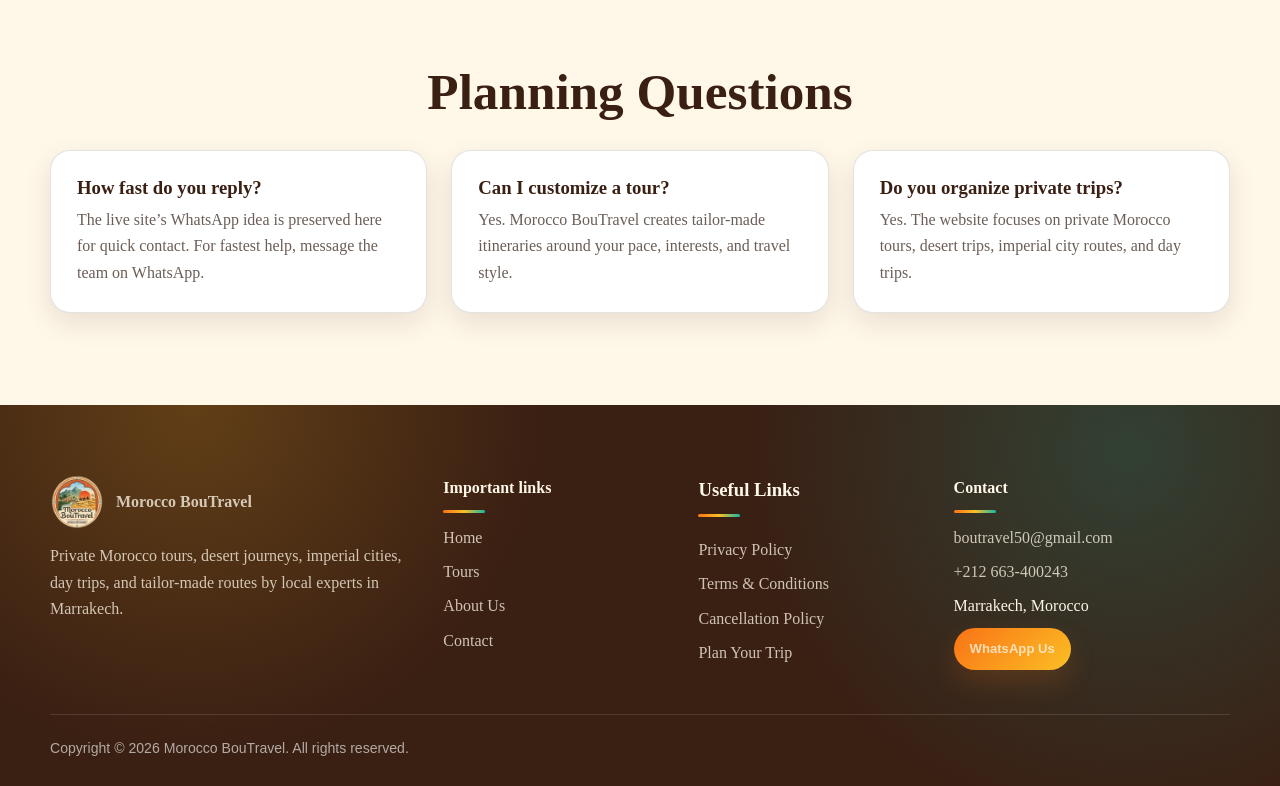
<file: morocco-boutravel/contact.html>
<!DOCTYPE html>
<html lang="en">
<head>
  <meta charset="UTF-8">
  <meta name="viewport" content="width=device-width, initial-scale=1.0">
  <title>Contact | Morocco BouTravel</title>
  <meta name="description" content="Contact Morocco BouTravel in Marrakech, Morocco for private tours, Sahara desert trips, and tailor-made itineraries.">
  <link rel="stylesheet" href="assets/css/style.css">
</head>
<body>
  <div data-site-header></div>

  <main>
    <section class="hero compact" style="--hero-image: url('../images/hero-contact-unsplash.jpg');">
      <div class="hero-content">
        <div class="hero-stack">
          <h1>Contact Us</h1>
          <p class="lead">Tell us your travel dates, group size, and dream route. We’ll help you plan a memorable Morocco journey.</p>
        </div>
      </div>
    </section>

    <section class="section contact-section" id="inquiry">
      <div class="container contact-layout">
        <div class="form-card">
          <div class="section-heading"><h2>Send a Request</h2></div>
          <form class="contact-form">
            <div class="form-grid">
              <div class="field"><label for="name">Full Name</label><input id="name" name="name" type="text" required></div>
              <div class="field"><label for="email">Email</label><input id="email" name="email" type="email" required></div>
              <div class="field"><label for="phone">Phone / WhatsApp</label><input id="phone" name="phone" type="tel"></div>
              <div class="field"><label for="date">Travel Date</label><input id="date" name="date" type="date"></div>
              <div class="field"><label for="travelers">Number of Travelers</label><input id="travelers" name="travelers" type="number" min="1"></div>
              <div class="field"><label for="tour">Preferred Tour</label><select id="tour" name="tour"><option value="">Choose a tour</option><option>3 Days Desert Tour From Marrakech to Merzouga</option><option>Imperial Cities of Morocco</option><option>Ouzoud Waterfalls Day Trip</option><option>7-Day Moroccan Adventure</option><option>Custom Morocco itinerary</option></select></div>
              <div class="field full"><label for="message">Message</label><textarea id="message" name="message" placeholder="Share your dream route, hotel style, arrival city, and any special requests."></textarea></div>
            </div>
            <button class="btn btn-primary" type="submit">Send Request</button>
            <p class="form-message" hidden></p>
          </form>

          <aside class="contact-stack" aria-label="Direct contact options">
            <a class="contact-card contact-link-card" href="tel:+212663400243" aria-label="Call Morocco BouTravel">
              <img src="assets/images/phone.png" alt="">
              <h2>+212 663-400243</h2>
            </a>
            <a class="contact-card contact-link-card" href="mailto:boutravel50@gmail.com" aria-label="Email Morocco BouTravel">
              <img src="assets/images/mail.png" alt="">
              <h2>boutravel50@gmail.com</h2>
            </a>
          </aside>
        </div>

        <aside class=" section-soft" aria-label="Morocco BouTravel map">
        <div class="section-heading center"><h2>Marrakech, Morocco</h2></div>
        <div class="map-card">
          <iframe title="Map of Marrakech, Morocco" src="https://www.google.com/maps?q=Marrakech,Morocco&output=embed" loading="lazy" referrerpolicy="no-referrer-when-downgrade"></iframe>
        </div>
        </aside>
      </div>
    </section>

    
    <section class="section">
      <div class="container">
        <div class="section-heading center"><h2>Planning Questions</h2></div>
        <div class="grid-3">
          <article class="feature-card"><h3>How fast do you reply?</h3><p>The live site’s WhatsApp idea is preserved here for quick contact. For fastest help, message the team on WhatsApp.</p></article>
          <article class="feature-card"><h3>Can I customize a tour?</h3><p>Yes. Morocco BouTravel creates tailor-made itineraries around your pace, interests, and travel style.</p></article>
          <article class="feature-card"><h3>Do you organize private trips?</h3><p>Yes. The website focuses on private Morocco tours, desert trips, imperial city routes, and day trips.</p></article>
        </div>
      </div>
    </section>
  </main>
  <div data-site-footer></div>
  <script src="assets/js/main.js"></script>
</body>
</html>
</file>
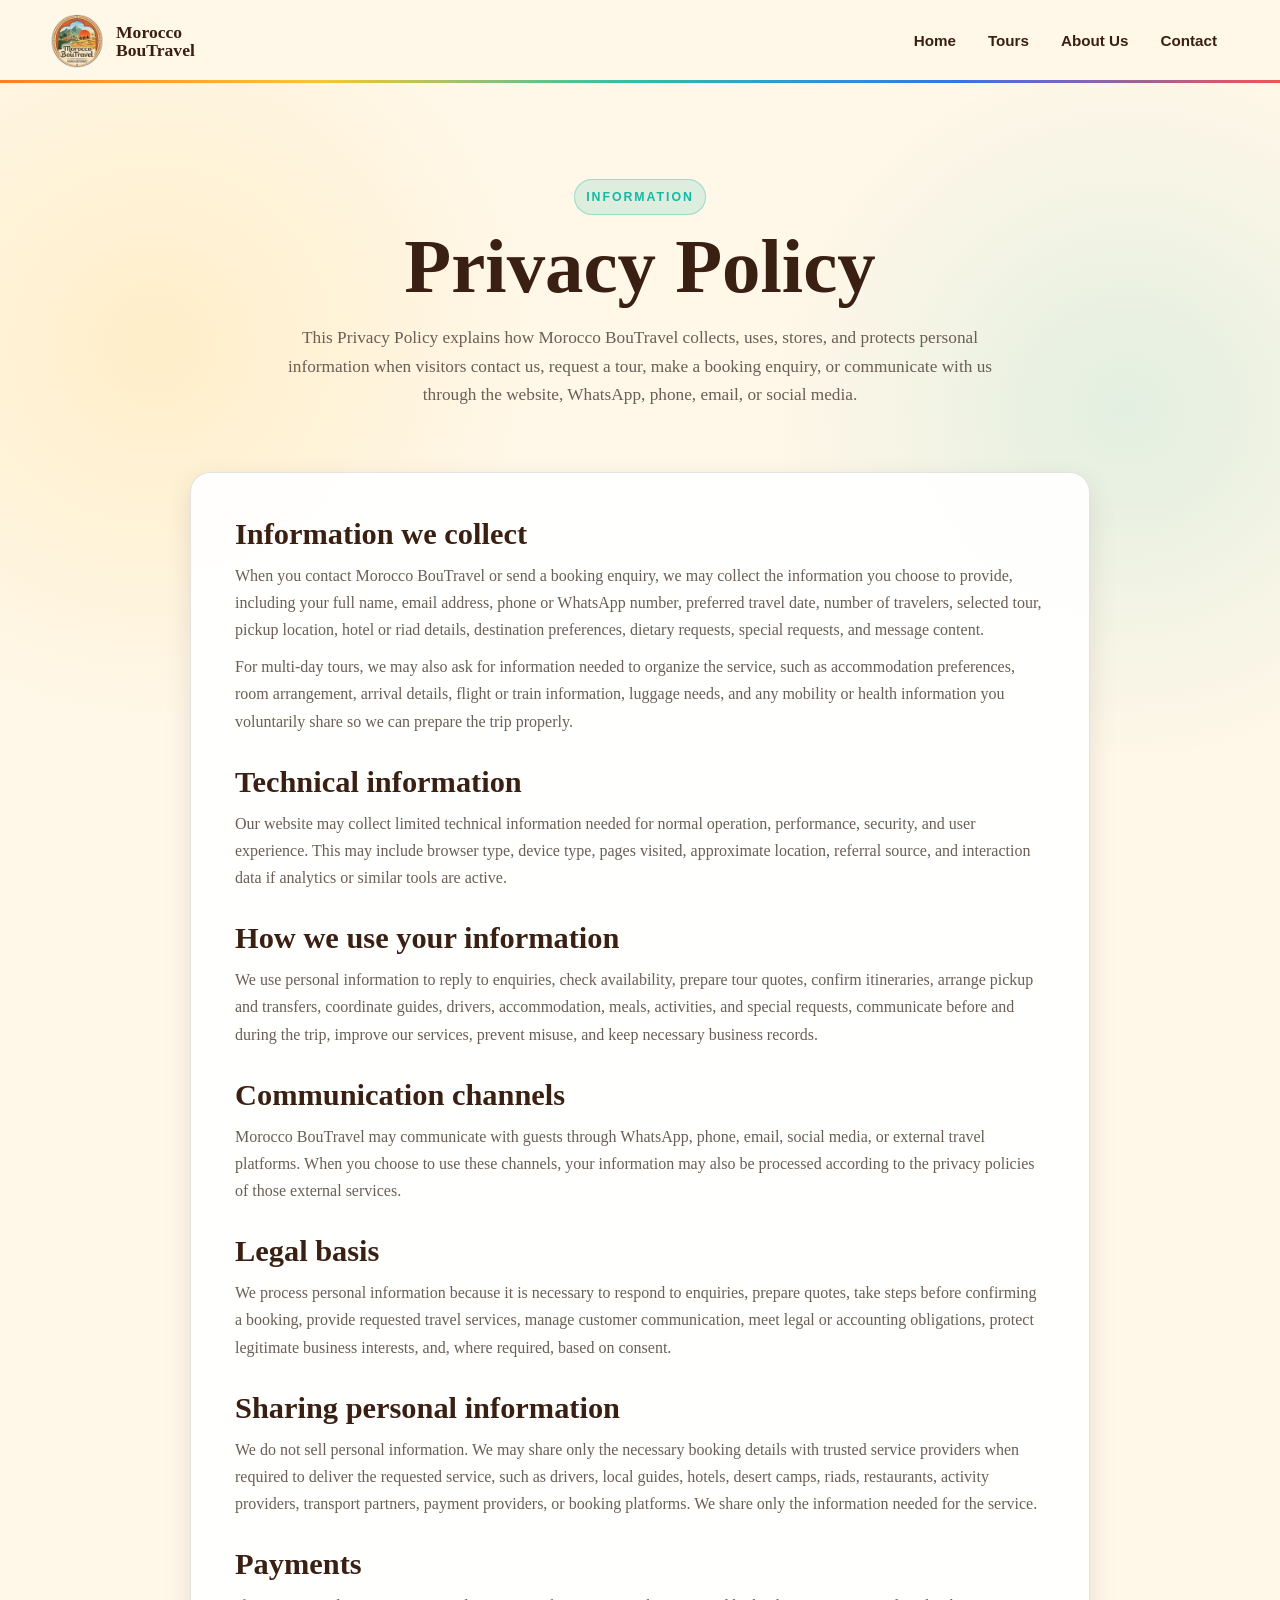
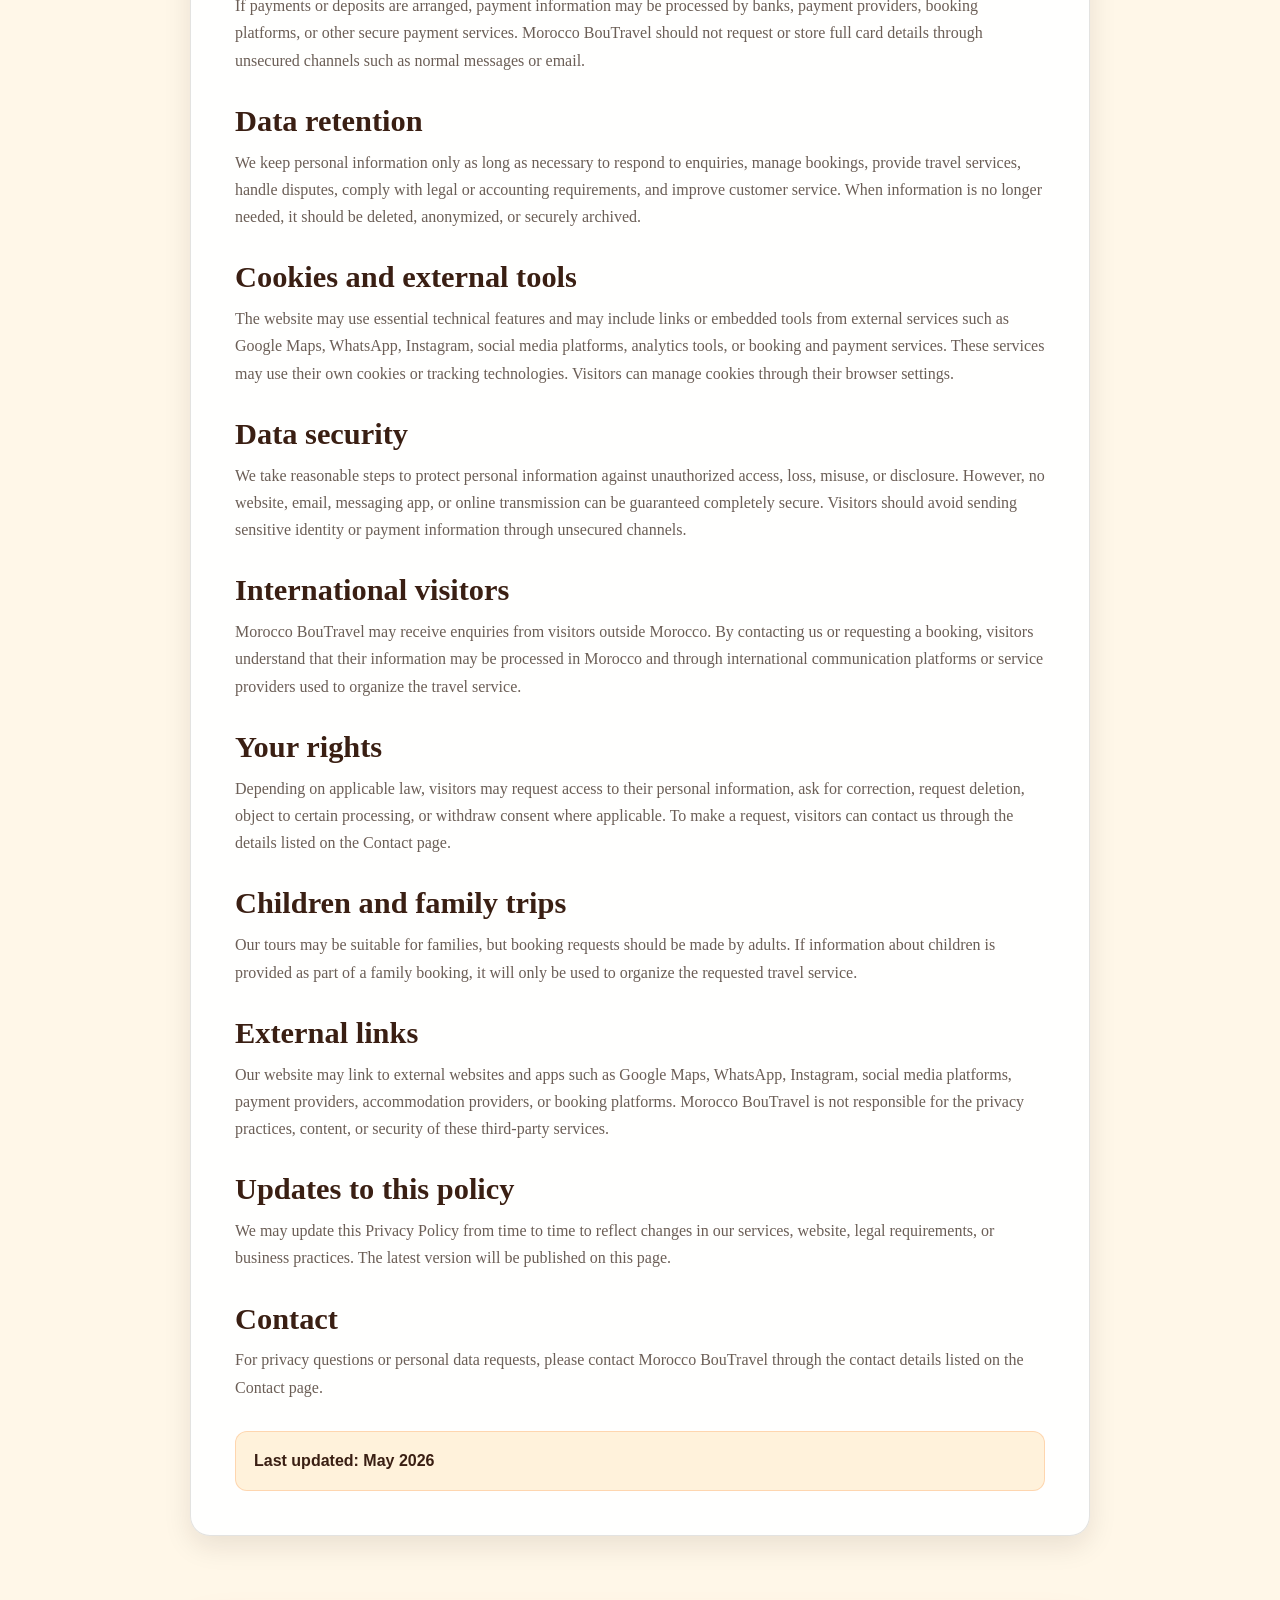
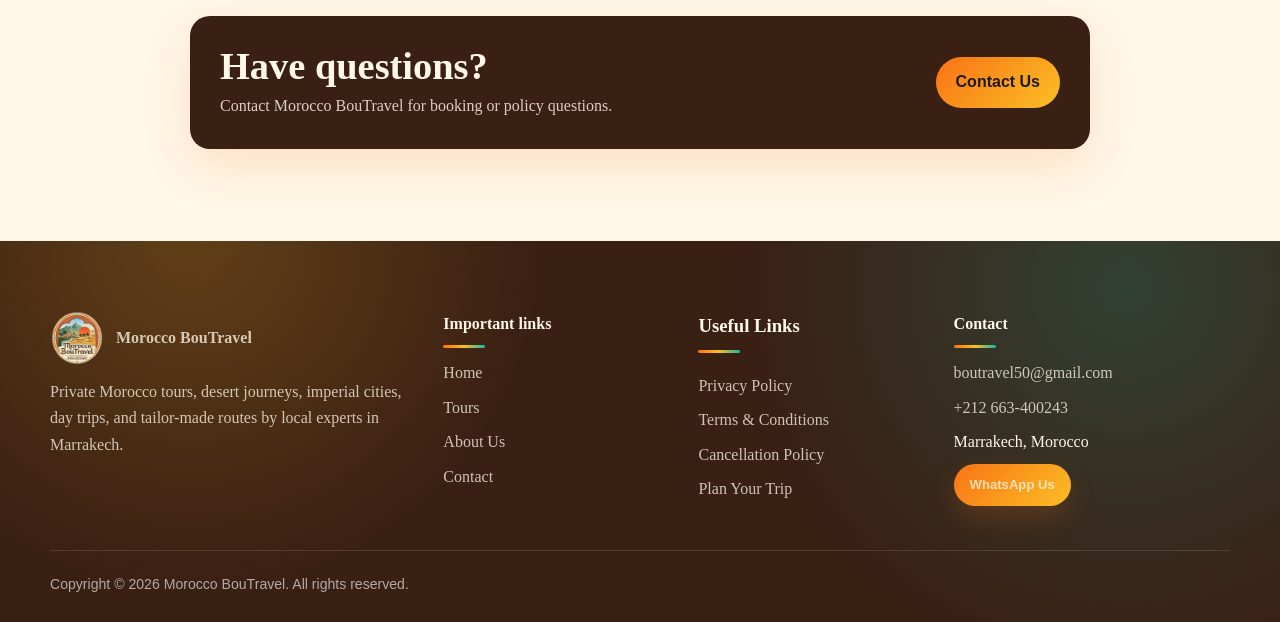
<file: morocco-boutravel/privacy-policy.html>
<!DOCTYPE html>
<!-- This page contains standard market-based policy text and should be reviewed by the business owner before publishing. -->
<html lang="en">
<head>
  <meta charset="UTF-8">
  <meta name="viewport" content="width=device-width, initial-scale=1.0">
  <title>Privacy Policy | Morocco BouTravel</title>
  <meta name="description" content="Learn how Morocco BouTravel collects, uses, and protects personal information for tour enquiries, bookings, transfers, and travel services in Morocco.">
  <link rel="stylesheet" href="assets/css/style.css">
</head>
<body>
  <div data-site-header></div>

  <main class="legal-page">
    <section class="legal-hero">
      <p class="section-kicker">Information</p>
      <h1>Privacy Policy</h1>
      <p>This Privacy Policy explains how Morocco BouTravel collects, uses, stores, and protects personal information when visitors contact us, request a tour, make a booking enquiry, or communicate with us through the website, WhatsApp, phone, email, or social media.</p>
    </section>

    <section class="legal-content">
      <article class="legal-card">
        <section class="legal-section">
          <h2>Information we collect</h2>
          <p>When you contact Morocco BouTravel or send a booking enquiry, we may collect the information you choose to provide, including your full name, email address, phone or WhatsApp number, preferred travel date, number of travelers, selected tour, pickup location, hotel or riad details, destination preferences, dietary requests, special requests, and message content.</p>
          <p>For multi-day tours, we may also ask for information needed to organize the service, such as accommodation preferences, room arrangement, arrival details, flight or train information, luggage needs, and any mobility or health information you voluntarily share so we can prepare the trip properly.</p>
        </section>
        <section class="legal-section"><h2>Technical information</h2><p>Our website may collect limited technical information needed for normal operation, performance, security, and user experience. This may include browser type, device type, pages visited, approximate location, referral source, and interaction data if analytics or similar tools are active.</p></section>
        <section class="legal-section"><h2>How we use your information</h2><p>We use personal information to reply to enquiries, check availability, prepare tour quotes, confirm itineraries, arrange pickup and transfers, coordinate guides, drivers, accommodation, meals, activities, and special requests, communicate before and during the trip, improve our services, prevent misuse, and keep necessary business records.</p></section>
        <section class="legal-section"><h2>Communication channels</h2><p>Morocco BouTravel may communicate with guests through WhatsApp, phone, email, social media, or external travel platforms. When you choose to use these channels, your information may also be processed according to the privacy policies of those external services.</p></section>
        <section class="legal-section"><h2>Legal basis</h2><p>We process personal information because it is necessary to respond to enquiries, prepare quotes, take steps before confirming a booking, provide requested travel services, manage customer communication, meet legal or accounting obligations, protect legitimate business interests, and, where required, based on consent.</p></section>
        <section class="legal-section"><h2>Sharing personal information</h2><p>We do not sell personal information. We may share only the necessary booking details with trusted service providers when required to deliver the requested service, such as drivers, local guides, hotels, desert camps, riads, restaurants, activity providers, transport partners, payment providers, or booking platforms. We share only the information needed for the service.</p></section>
        <section class="legal-section"><h2>Payments</h2><p>If payments or deposits are arranged, payment information may be processed by banks, payment providers, booking platforms, or other secure payment services. Morocco BouTravel should not request or store full card details through unsecured channels such as normal messages or email.</p></section>
        <section class="legal-section"><h2>Data retention</h2><p>We keep personal information only as long as necessary to respond to enquiries, manage bookings, provide travel services, handle disputes, comply with legal or accounting requirements, and improve customer service. When information is no longer needed, it should be deleted, anonymized, or securely archived.</p></section>
        <section class="legal-section"><h2>Cookies and external tools</h2><p>The website may use essential technical features and may include links or embedded tools from external services such as Google Maps, WhatsApp, Instagram, social media platforms, analytics tools, or booking and payment services. These services may use their own cookies or tracking technologies. Visitors can manage cookies through their browser settings.</p></section>
        <section class="legal-section"><h2>Data security</h2><p>We take reasonable steps to protect personal information against unauthorized access, loss, misuse, or disclosure. However, no website, email, messaging app, or online transmission can be guaranteed completely secure. Visitors should avoid sending sensitive identity or payment information through unsecured channels.</p></section>
        <section class="legal-section"><h2>International visitors</h2><p>Morocco BouTravel may receive enquiries from visitors outside Morocco. By contacting us or requesting a booking, visitors understand that their information may be processed in Morocco and through international communication platforms or service providers used to organize the travel service.</p></section>
        <section class="legal-section"><h2>Your rights</h2><p>Depending on applicable law, visitors may request access to their personal information, ask for correction, request deletion, object to certain processing, or withdraw consent where applicable. To make a request, visitors can contact us through the details listed on the Contact page.</p></section>
        <section class="legal-section"><h2>Children and family trips</h2><p>Our tours may be suitable for families, but booking requests should be made by adults. If information about children is provided as part of a family booking, it will only be used to organize the requested travel service.</p></section>
        <section class="legal-section"><h2>External links</h2><p>Our website may link to external websites and apps such as Google Maps, WhatsApp, Instagram, social media platforms, payment providers, accommodation providers, or booking platforms. Morocco BouTravel is not responsible for the privacy practices, content, or security of these third-party services.</p></section>
        <section class="legal-section"><h2>Updates to this policy</h2><p>We may update this Privacy Policy from time to time to reflect changes in our services, website, legal requirements, or business practices. The latest version will be published on this page.</p></section>
        <section class="legal-section"><h2>Contact</h2><p>For privacy questions or personal data requests, please contact Morocco BouTravel through the contact details listed on the Contact page.</p></section>
        <p class="legal-updated">Last updated: May 2026</p>
      </article>
    </section>

    <section class="legal-cta">
      <div><h2>Have questions?</h2><p>Contact Morocco BouTravel for booking or policy questions.</p></div>
      <a href="contact.html">Contact Us</a>
    </section>
  </main>
  <div data-site-footer></div>
  <script src="assets/js/main.js"></script>
</body>
</html>
</file>
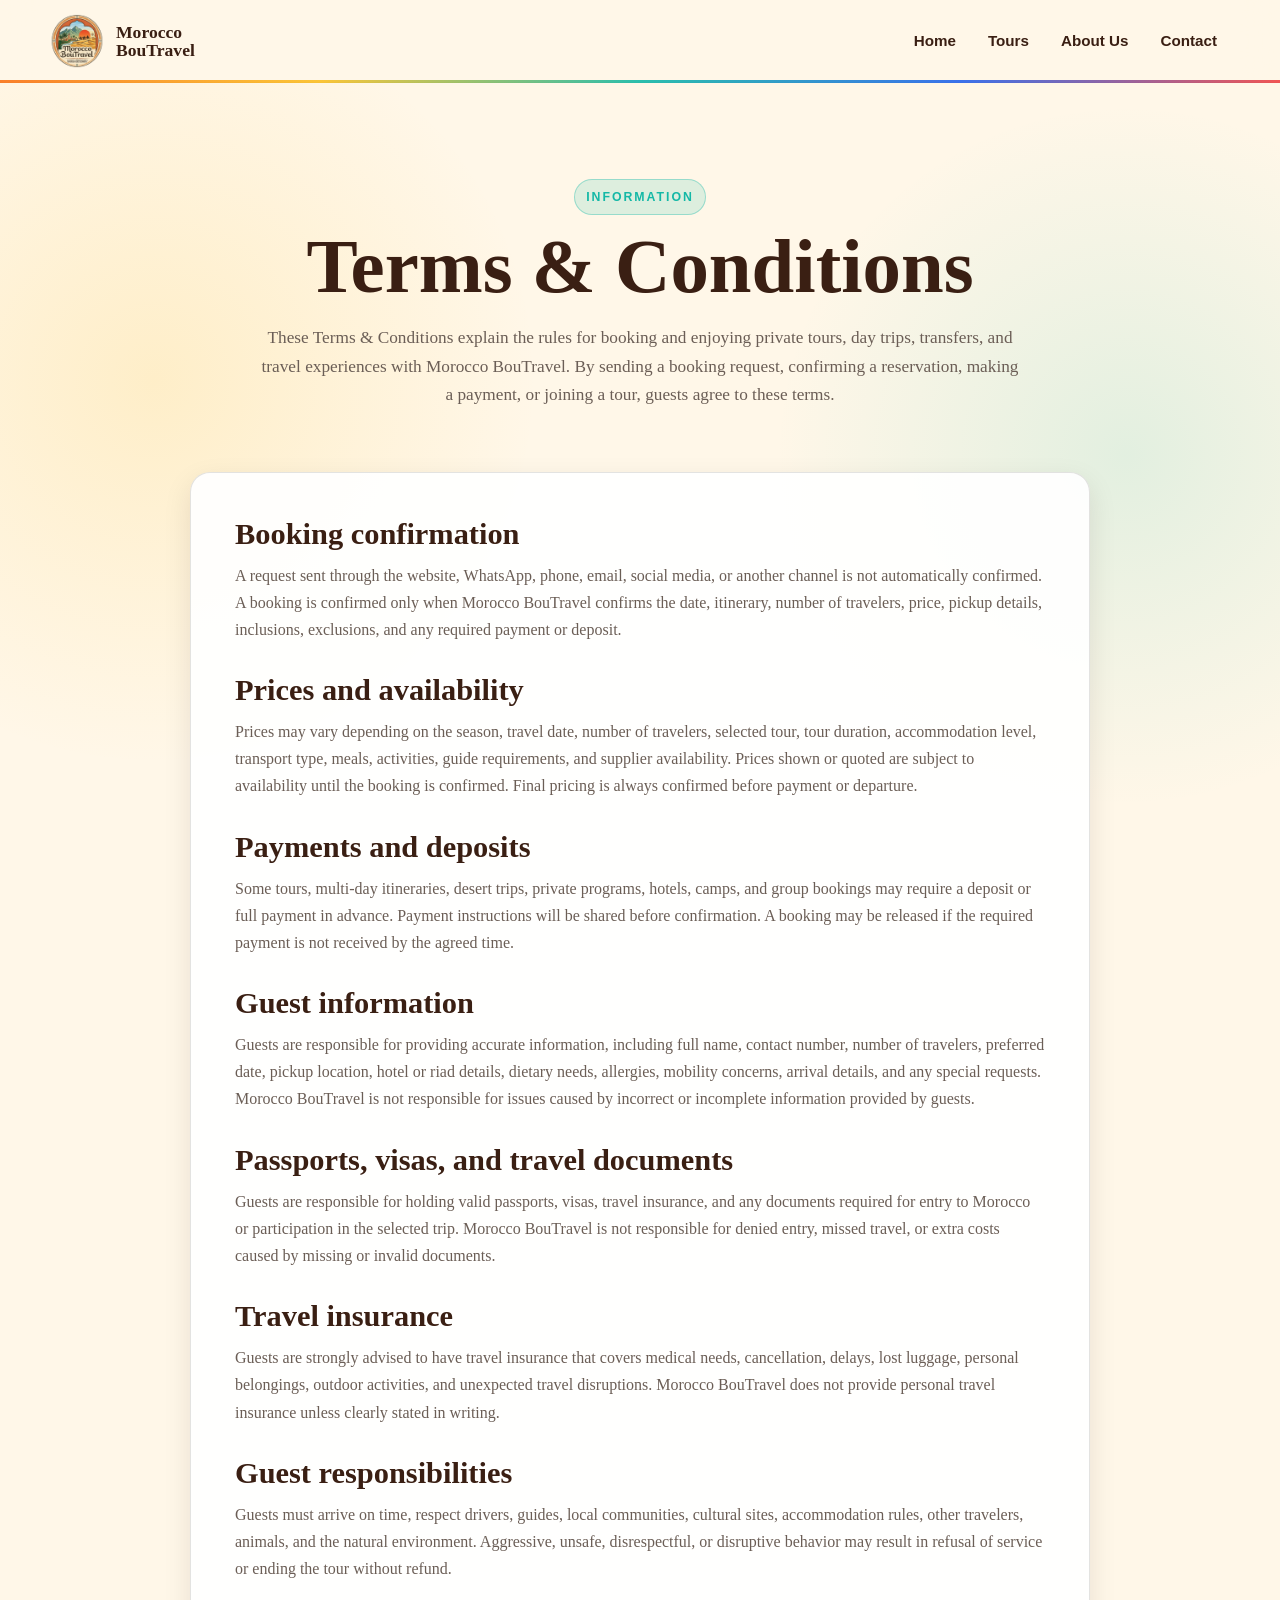
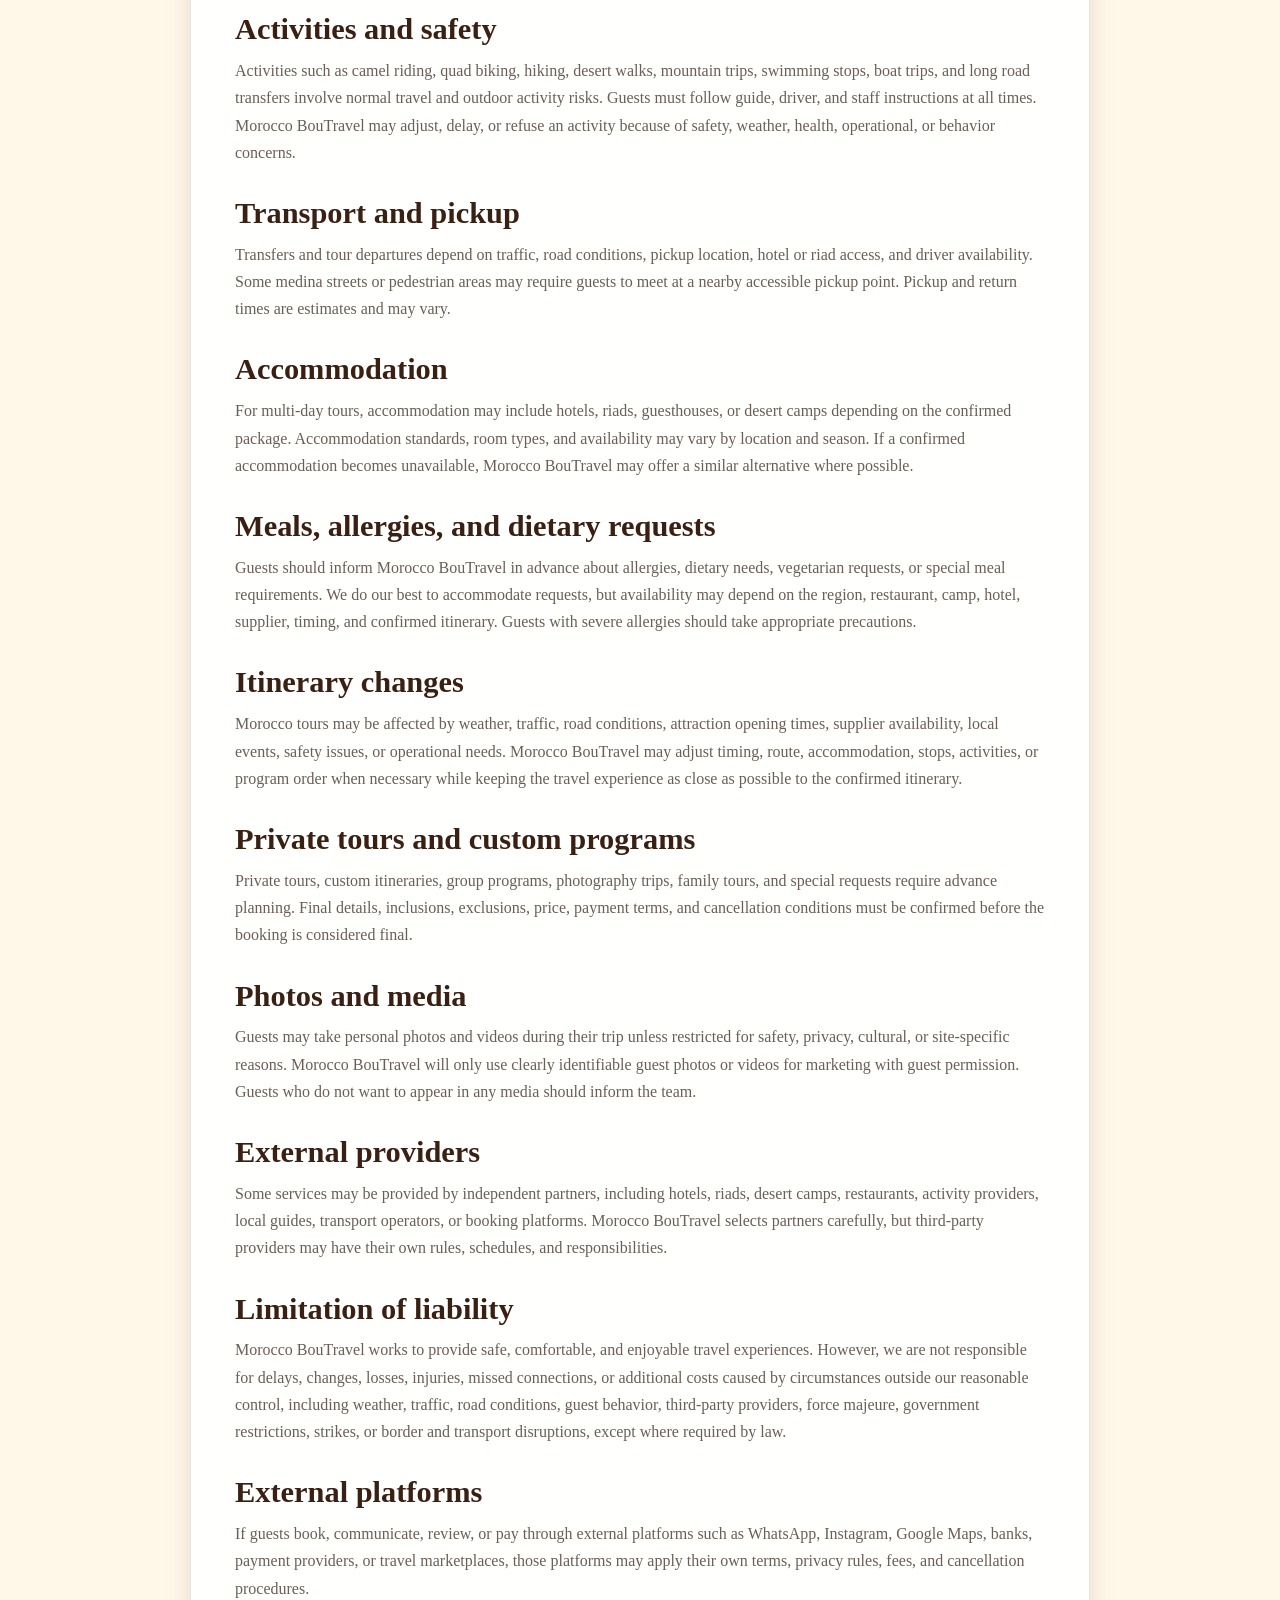
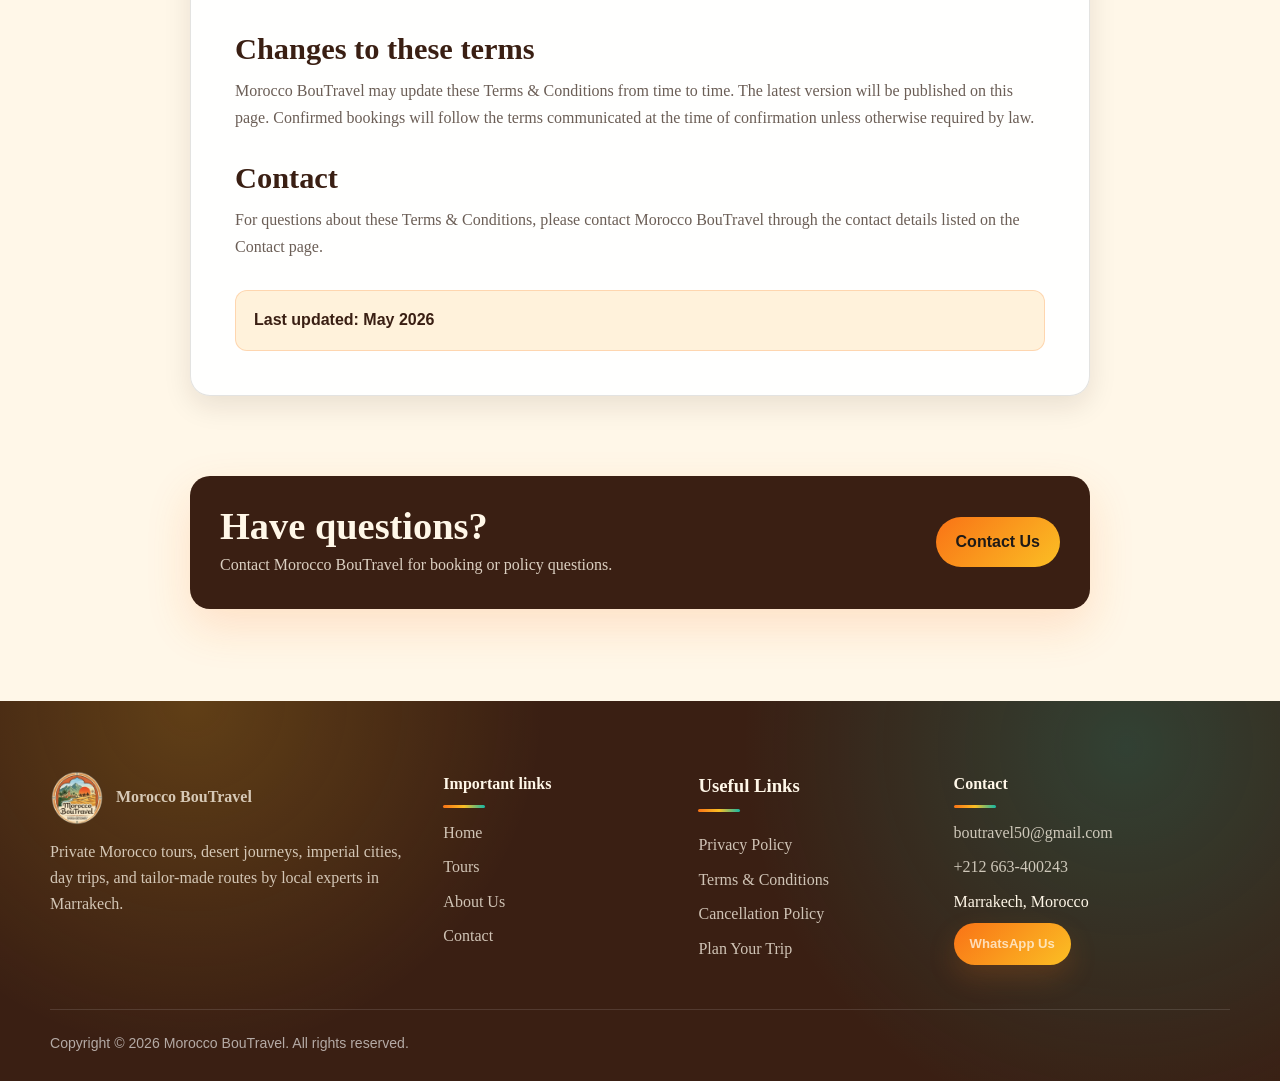
<file: morocco-boutravel/terms.html>
<!DOCTYPE html>
<!-- This page contains standard market-based policy text and should be reviewed by the business owner before publishing. -->
<html lang="en">
<head>
  <meta charset="UTF-8">
  <meta name="viewport" content="width=device-width, initial-scale=1.0">
  <title>Terms &amp; Conditions | Morocco BouTravel</title>
  <meta name="description" content="Read the booking terms for Morocco BouTravel, including prices, deposits, guest responsibilities, transfers, hotels, activities, itinerary changes, and liability.">
  <link rel="stylesheet" href="assets/css/style.css">
</head>
<body>
  <div data-site-header></div>

  <main class="legal-page">
    <section class="legal-hero">
      <p class="section-kicker">Information</p>
      <h1>Terms &amp; Conditions</h1>
      <p>These Terms &amp; Conditions explain the rules for booking and enjoying private tours, day trips, transfers, and travel experiences with Morocco BouTravel. By sending a booking request, confirming a reservation, making a payment, or joining a tour, guests agree to these terms.</p>
    </section>

    <section class="legal-content">
      <article class="legal-card">
        <section class="legal-section"><h2>Booking confirmation</h2><p>A request sent through the website, WhatsApp, phone, email, social media, or another channel is not automatically confirmed. A booking is confirmed only when Morocco BouTravel confirms the date, itinerary, number of travelers, price, pickup details, inclusions, exclusions, and any required payment or deposit.</p></section>
        <section class="legal-section"><h2>Prices and availability</h2><p>Prices may vary depending on the season, travel date, number of travelers, selected tour, tour duration, accommodation level, transport type, meals, activities, guide requirements, and supplier availability. Prices shown or quoted are subject to availability until the booking is confirmed. Final pricing is always confirmed before payment or departure.</p></section>
        <section class="legal-section"><h2>Payments and deposits</h2><p>Some tours, multi-day itineraries, desert trips, private programs, hotels, camps, and group bookings may require a deposit or full payment in advance. Payment instructions will be shared before confirmation. A booking may be released if the required payment is not received by the agreed time.</p></section>
        <section class="legal-section"><h2>Guest information</h2><p>Guests are responsible for providing accurate information, including full name, contact number, number of travelers, preferred date, pickup location, hotel or riad details, dietary needs, allergies, mobility concerns, arrival details, and any special requests. Morocco BouTravel is not responsible for issues caused by incorrect or incomplete information provided by guests.</p></section>
        <section class="legal-section"><h2>Passports, visas, and travel documents</h2><p>Guests are responsible for holding valid passports, visas, travel insurance, and any documents required for entry to Morocco or participation in the selected trip. Morocco BouTravel is not responsible for denied entry, missed travel, or extra costs caused by missing or invalid documents.</p></section>
        <section class="legal-section"><h2>Travel insurance</h2><p>Guests are strongly advised to have travel insurance that covers medical needs, cancellation, delays, lost luggage, personal belongings, outdoor activities, and unexpected travel disruptions. Morocco BouTravel does not provide personal travel insurance unless clearly stated in writing.</p></section>
        <section class="legal-section"><h2>Guest responsibilities</h2><p>Guests must arrive on time, respect drivers, guides, local communities, cultural sites, accommodation rules, other travelers, animals, and the natural environment. Aggressive, unsafe, disrespectful, or disruptive behavior may result in refusal of service or ending the tour without refund.</p></section>
        <section class="legal-section"><h2>Activities and safety</h2><p>Activities such as camel riding, quad biking, hiking, desert walks, mountain trips, swimming stops, boat trips, and long road transfers involve normal travel and outdoor activity risks. Guests must follow guide, driver, and staff instructions at all times. Morocco BouTravel may adjust, delay, or refuse an activity because of safety, weather, health, operational, or behavior concerns.</p></section>
        <section class="legal-section"><h2>Transport and pickup</h2><p>Transfers and tour departures depend on traffic, road conditions, pickup location, hotel or riad access, and driver availability. Some medina streets or pedestrian areas may require guests to meet at a nearby accessible pickup point. Pickup and return times are estimates and may vary.</p></section>
        <section class="legal-section"><h2>Accommodation</h2><p>For multi-day tours, accommodation may include hotels, riads, guesthouses, or desert camps depending on the confirmed package. Accommodation standards, room types, and availability may vary by location and season. If a confirmed accommodation becomes unavailable, Morocco BouTravel may offer a similar alternative where possible.</p></section>
        <section class="legal-section"><h2>Meals, allergies, and dietary requests</h2><p>Guests should inform Morocco BouTravel in advance about allergies, dietary needs, vegetarian requests, or special meal requirements. We do our best to accommodate requests, but availability may depend on the region, restaurant, camp, hotel, supplier, timing, and confirmed itinerary. Guests with severe allergies should take appropriate precautions.</p></section>
        <section class="legal-section"><h2>Itinerary changes</h2><p>Morocco tours may be affected by weather, traffic, road conditions, attraction opening times, supplier availability, local events, safety issues, or operational needs. Morocco BouTravel may adjust timing, route, accommodation, stops, activities, or program order when necessary while keeping the travel experience as close as possible to the confirmed itinerary.</p></section>
        <section class="legal-section"><h2>Private tours and custom programs</h2><p>Private tours, custom itineraries, group programs, photography trips, family tours, and special requests require advance planning. Final details, inclusions, exclusions, price, payment terms, and cancellation conditions must be confirmed before the booking is considered final.</p></section>
        <section class="legal-section"><h2>Photos and media</h2><p>Guests may take personal photos and videos during their trip unless restricted for safety, privacy, cultural, or site-specific reasons. Morocco BouTravel will only use clearly identifiable guest photos or videos for marketing with guest permission. Guests who do not want to appear in any media should inform the team.</p></section>
        <section class="legal-section"><h2>External providers</h2><p>Some services may be provided by independent partners, including hotels, riads, desert camps, restaurants, activity providers, local guides, transport operators, or booking platforms. Morocco BouTravel selects partners carefully, but third-party providers may have their own rules, schedules, and responsibilities.</p></section>
        <section class="legal-section"><h2>Limitation of liability</h2><p>Morocco BouTravel works to provide safe, comfortable, and enjoyable travel experiences. However, we are not responsible for delays, changes, losses, injuries, missed connections, or additional costs caused by circumstances outside our reasonable control, including weather, traffic, road conditions, guest behavior, third-party providers, force majeure, government restrictions, strikes, or border and transport disruptions, except where required by law.</p></section>
        <section class="legal-section"><h2>External platforms</h2><p>If guests book, communicate, review, or pay through external platforms such as WhatsApp, Instagram, Google Maps, banks, payment providers, or travel marketplaces, those platforms may apply their own terms, privacy rules, fees, and cancellation procedures.</p></section>
        <section class="legal-section"><h2>Changes to these terms</h2><p>Morocco BouTravel may update these Terms &amp; Conditions from time to time. The latest version will be published on this page. Confirmed bookings will follow the terms communicated at the time of confirmation unless otherwise required by law.</p></section>
        <section class="legal-section"><h2>Contact</h2><p>For questions about these Terms &amp; Conditions, please contact Morocco BouTravel through the contact details listed on the Contact page.</p></section>
        <p class="legal-updated">Last updated: May 2026</p>
      </article>
    </section>

    <section class="legal-cta">
      <div><h2>Have questions?</h2><p>Contact Morocco BouTravel for booking or policy questions.</p></div>
      <a href="contact.html">Contact Us</a>
    </section>
  </main>
  <div data-site-footer></div>
  <script src="assets/js/main.js"></script>
</body>
</html>
</file>
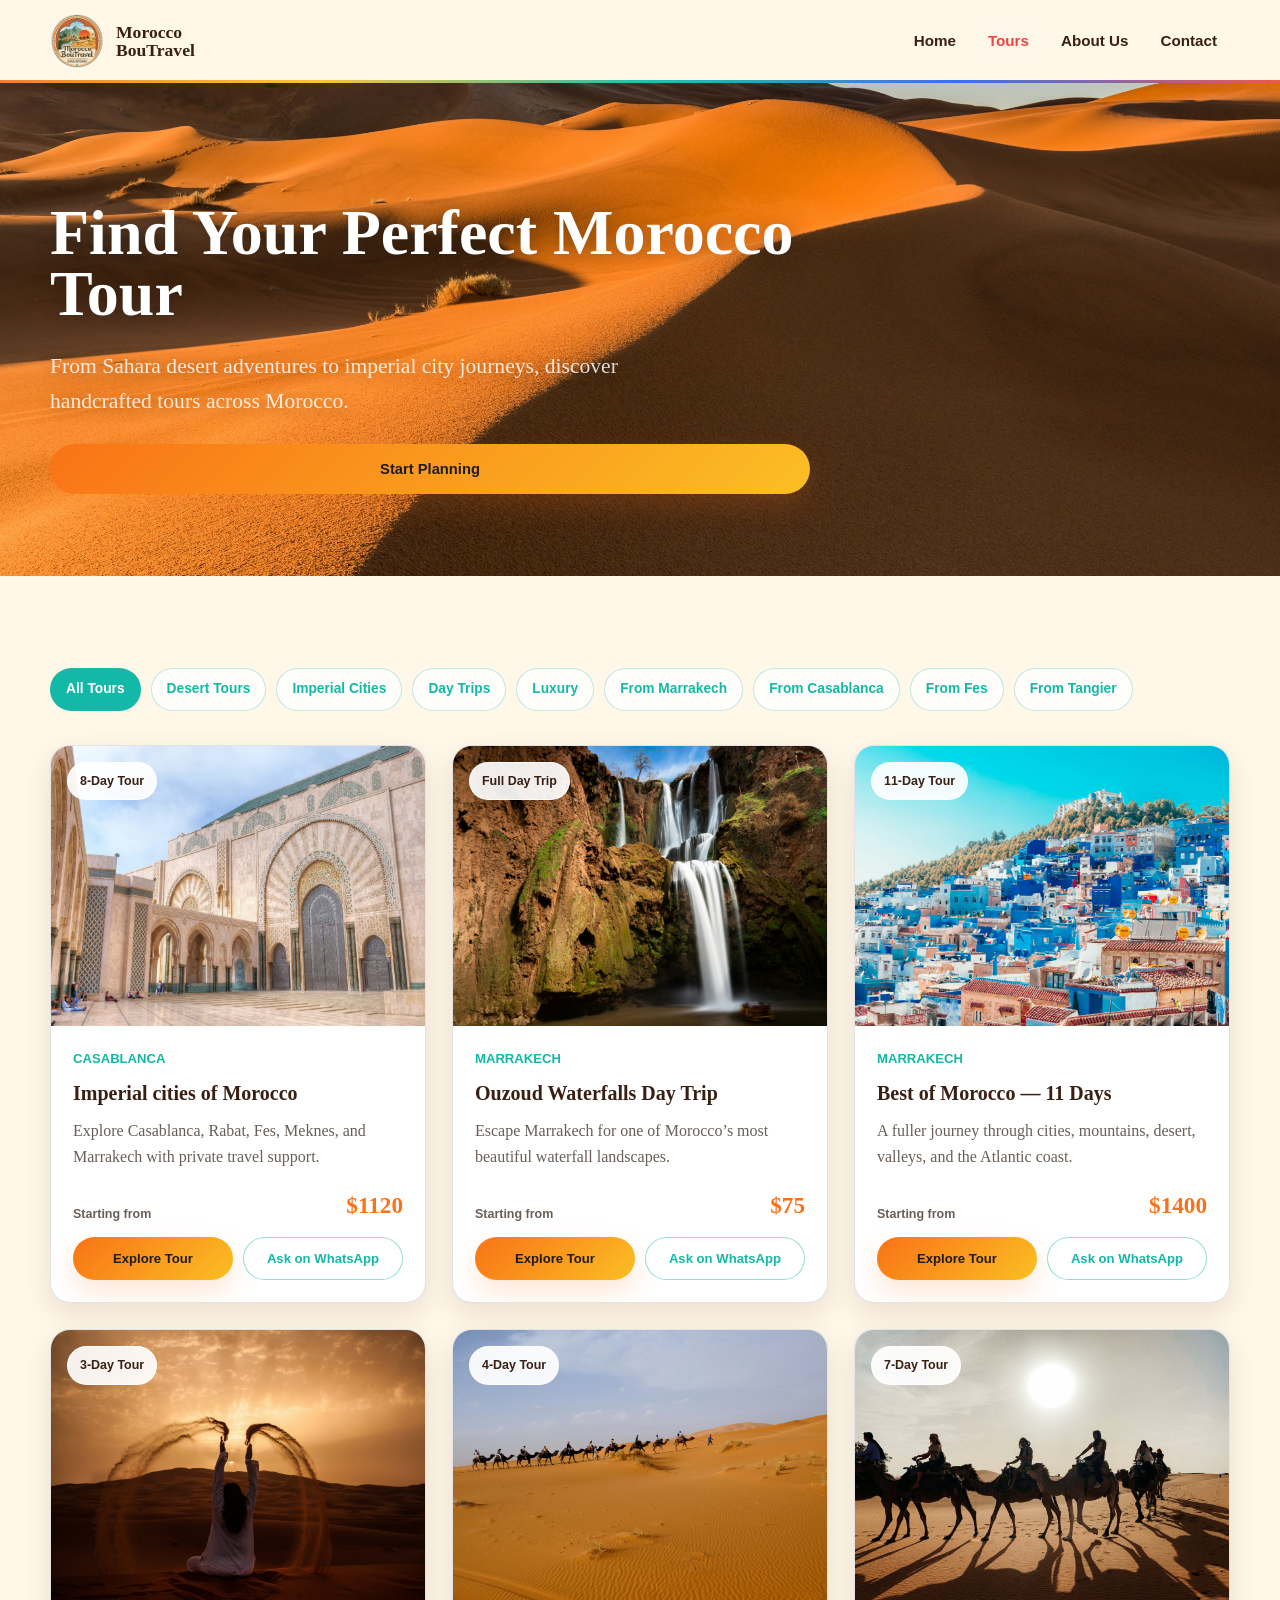
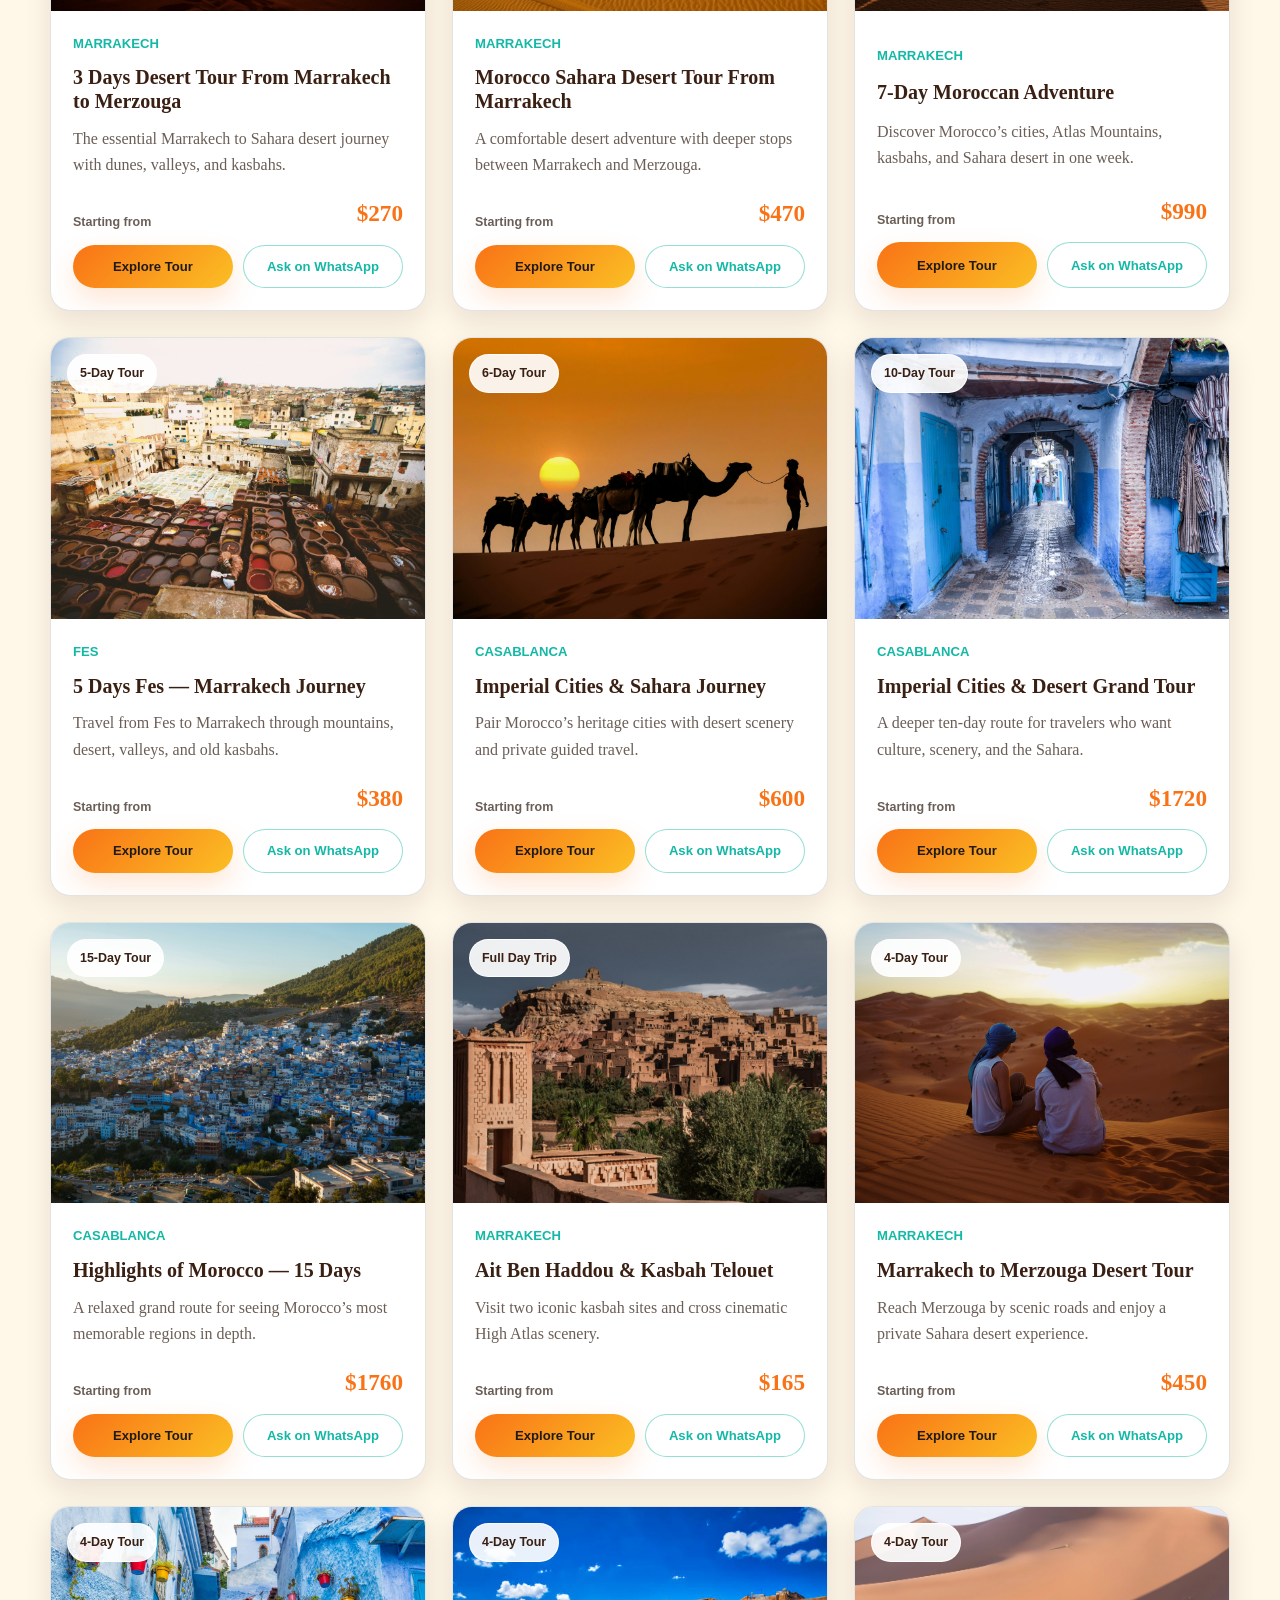
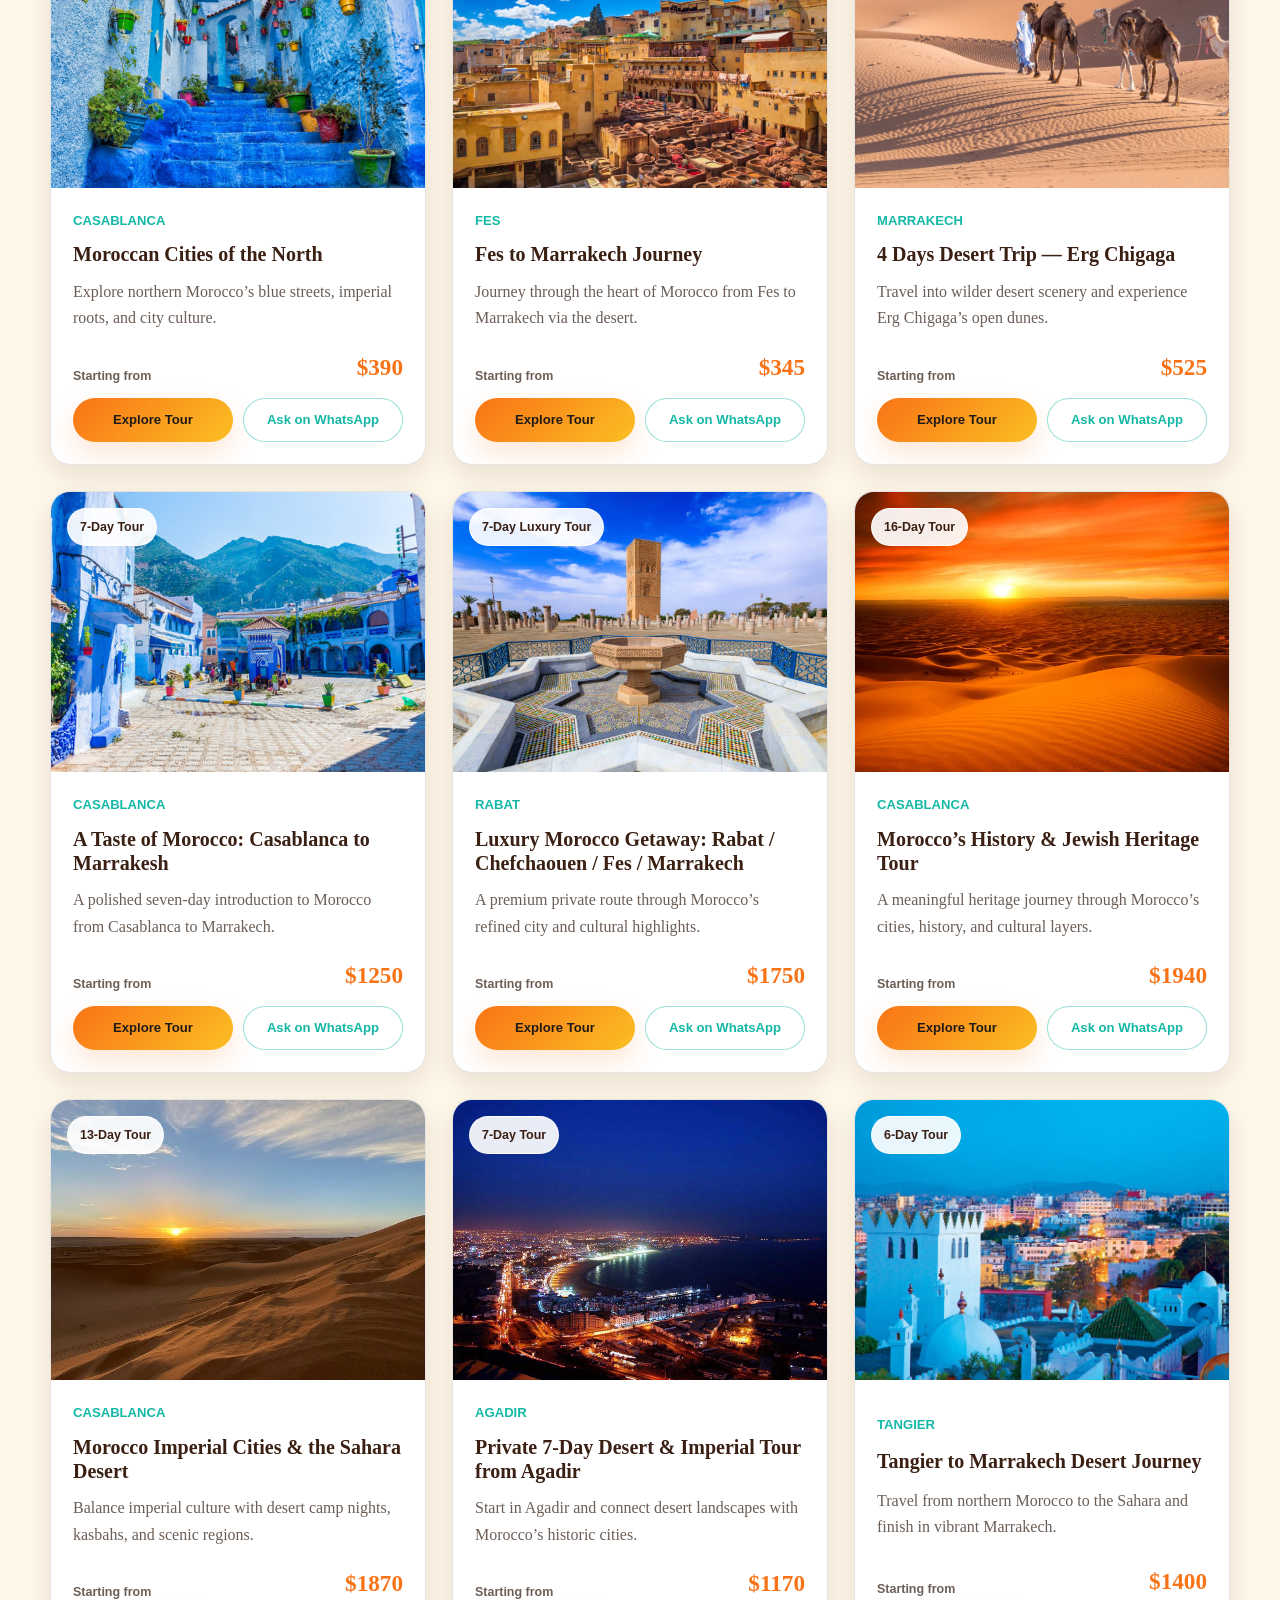
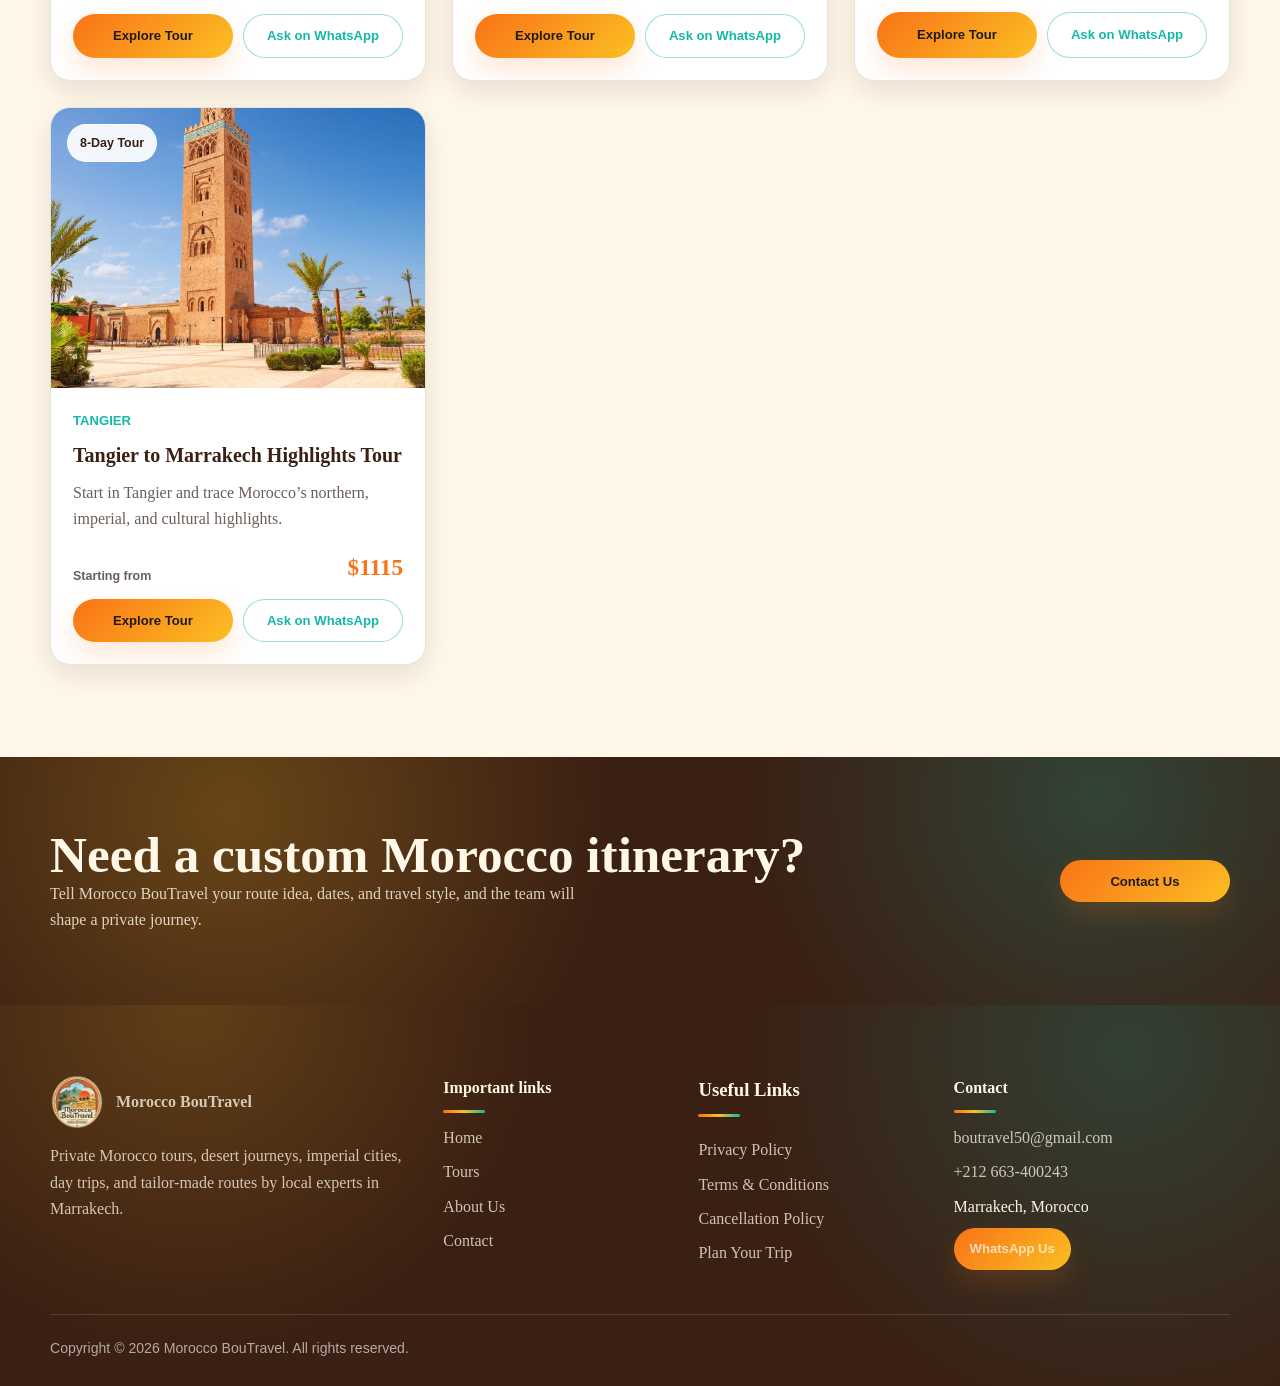
<file: morocco-boutravel/tours.html>
<!DOCTYPE html>
<html lang="en">
<head>
  <meta charset="UTF-8">
  <meta name="viewport" content="width=device-width, initial-scale=1.0">
  <title>Tours | Morocco BouTravel</title>
  <meta name="description" content="Morocco BouTravel tours from Marrakech, Casablanca, Fes, Tangier, Rabat, and Agadir.">
  <link rel="stylesheet" href="assets/css/style.css">
</head>
<body>
  <div data-site-header></div>

  <main>
    <section class="hero compact" style="--hero-image: url('../images/hero-tours-unsplash.jpg');">
      <div class="hero-content">
        <div class="hero-stack">
          <h1>Find Your Perfect Morocco Tour</h1>
          <p class="lead">From Sahara desert adventures to imperial city journeys, discover handcrafted tours across Morocco.</p>
          <a class="btn btn-primary" href="contact.html">Start Planning</a>
        </div>
      </div>
    </section>

    <section class="section">
      <div class="container">
        <div class="filter-bar" aria-label="Tour filters">
          <button class="filter-chip is-active" type="button" data-filter="all">All Tours</button>
          <button class="filter-chip" type="button" data-filter="desert">Desert Tours</button>
          <button class="filter-chip" type="button" data-filter="imperial">Imperial Cities</button>
          <button class="filter-chip" type="button" data-filter="day">Day Trips</button>
          <button class="filter-chip" type="button" data-filter="luxury">Luxury</button>
          <button class="filter-chip" type="button" data-filter="marrakech">From Marrakech</button>
          <button class="filter-chip" type="button" data-filter="casablanca">From Casablanca</button>
          <button class="filter-chip" type="button" data-filter="fes">From Fes</button>
          <button class="filter-chip" type="button" data-filter="tangier">From Tangier</button>
        </div>
        <div class="tour-grid">
          <article class="tour-card" data-category="imperial casablanca" data-title="Imperial cities of Morocco" data-location="Casablanca" data-duration="8-Day Tour" data-price="$1120" data-description="A classic route through Morocco’s imperial cities, medinas, monuments, and cultural heritage."><div class="tour-image"><img src="assets/images/tour-2.jpg" alt="Imperial cities of Morocco"><span class="duration-badge">8-Day Tour</span></div><div class="tour-content"><p class="location">Casablanca</p><h3>Imperial cities of Morocco</h3><p>Explore Casablanca, Rabat, Fes, Meknes, and Marrakech with private travel support.</p><div class="price-row"><span>Starting from</span><strong>$1120</strong></div><div class="card-actions"><button class="btn btn-primary btn-small explore-tour" type="button">Explore Tour</button><a class="btn btn-outline btn-small" href="https://wa.me/212663400243" target="_blank" rel="noopener">Ask on WhatsApp</a></div></div></article>
          <article class="tour-card" data-category="day marrakech" data-title="Ouzoud Waterfalls Day Trip" data-location="Marrakech" data-duration="Full Day Trip" data-price="$75" data-description="A full-day trip from Marrakech to the famous Ouzoud Waterfalls, with scenic views and time to enjoy the area."><div class="tour-image"><img src="assets/images/tour-3.jpg" alt="Ouzoud Waterfalls Day Trip"><span class="duration-badge">Full Day Trip</span></div><div class="tour-content"><p class="location">Marrakech</p><h3>Ouzoud Waterfalls Day Trip</h3><p>Escape Marrakech for one of Morocco’s most beautiful waterfall landscapes.</p><div class="price-row"><span>Starting from</span><strong>$75</strong></div><div class="card-actions"><button class="btn btn-primary btn-small explore-tour" type="button">Explore Tour</button><a class="btn btn-outline btn-small" href="https://wa.me/212663400243" target="_blank" rel="noopener">Ask on WhatsApp</a></div></div></article>
          <article class="tour-card" data-category="desert imperial marrakech" data-title="Best of Morocco — 11 Days" data-location="Marrakech" data-duration="11-Day Tour" data-price="$1400" data-description="An extended Morocco route combining imperial culture, Atlas scenery, kasbahs, Sahara desert, and coastal discovery."><div class="tour-image"><img src="assets/images/tour-6.jpg" alt="Best of Morocco 11 Days"><span class="duration-badge">11-Day Tour</span></div><div class="tour-content"><p class="location">Marrakech</p><h3>Best of Morocco — 11 Days</h3><p>A fuller journey through cities, mountains, desert, valleys, and the Atlantic coast.</p><div class="price-row"><span>Starting from</span><strong>$1400</strong></div><div class="card-actions"><button class="btn btn-primary btn-small explore-tour" type="button">Explore Tour</button><a class="btn btn-outline btn-small" href="https://wa.me/212663400243" target="_blank" rel="noopener">Ask on WhatsApp</a></div></div></article>
          <article class="tour-card" data-category="desert marrakech" data-title="3 Days Desert Tour From Marrakech to Merzouga" data-location="Marrakech" data-duration="3-Day Tour" data-price="$270" data-description="Cross the High Atlas, visit kasbah landscapes, and sleep near the Merzouga dunes after a camel trek."><div class="tour-image"><img src="assets/images/tour-1.jpg" alt="3 Days Desert Tour From Marrakech to Merzouga"><span class="duration-badge">3-Day Tour</span></div><div class="tour-content"><p class="location">Marrakech</p><h3>3 Days Desert Tour From Marrakech to Merzouga</h3><p>The essential Marrakech to Sahara desert journey with dunes, valleys, and kasbahs.</p><div class="price-row"><span>Starting from</span><strong>$270</strong></div><div class="card-actions"><button class="btn btn-primary btn-small explore-tour" type="button">Explore Tour</button><a class="btn btn-outline btn-small" href="https://wa.me/212663400243" target="_blank" rel="noopener">Ask on WhatsApp</a></div></div></article>
          <article class="tour-card" data-category="desert marrakech" data-title="Morocco Sahara Desert Tour From Marrakech" data-location="Marrakech" data-duration="4-Day Tour" data-price="$470" data-description="A four-day Sahara route from Marrakech with more time for valleys, gorges, desert camp life, sunrise, and scenic stops."><div class="tour-image"><img src="assets/images/tour-5.jpg" alt="Morocco Sahara Desert Tour From Marrakech"><span class="duration-badge">4-Day Tour</span></div><div class="tour-content"><p class="location">Marrakech</p><h3>Morocco Sahara Desert Tour From Marrakech</h3><p>A comfortable desert adventure with deeper stops between Marrakech and Merzouga.</p><div class="price-row"><span>Starting from</span><strong>$470</strong></div><div class="card-actions"><button class="btn btn-primary btn-small explore-tour" type="button">Explore Tour</button><a class="btn btn-outline btn-small" href="https://wa.me/212663400243" target="_blank" rel="noopener">Ask on WhatsApp</a></div></div></article>
          <article class="tour-card" data-category="desert imperial marrakech" data-title="7-Day Moroccan Adventure" data-location="Marrakech" data-duration="7-Day Tour" data-price="$990" data-description="A complete 7-day journey across Morocco’s cities, Atlas Mountains, kasbahs, and Sahara desert."><div class="tour-image"><img src="assets/images/tour-4.jpg" alt="7-Day Moroccan Adventure"><span class="duration-badge">7-Day Tour</span></div><div class="tour-content"><p class="location">Marrakech</p><h3>7-Day Moroccan Adventure</h3><p>Discover Morocco’s cities, Atlas Mountains, kasbahs, and Sahara desert in one week.</p><div class="price-row"><span>Starting from</span><strong>$990</strong></div><div class="card-actions"><button class="btn btn-primary btn-small explore-tour" type="button">Explore Tour</button><a class="btn btn-outline btn-small" href="https://wa.me/212663400243" target="_blank" rel="noopener">Ask on WhatsApp</a></div></div></article>
          <article class="tour-card" data-category="desert fes" data-title="5 Days Fes — Marrakech Journey" data-location="Fes" data-duration="5-Day Tour" data-price="$380" data-description="A slow journey from Fes toward Marrakech through the Middle Atlas, Ziz Valley, Merzouga, gorges, and kasbah routes."><div class="tour-image"><img src="assets/images/tour-7.jpg" alt="5 Days Fes to Marrakech Journey"><span class="duration-badge">5-Day Tour</span></div><div class="tour-content"><p class="location">Fes</p><h3>5 Days Fes — Marrakech Journey</h3><p>Travel from Fes to Marrakech through mountains, desert, valleys, and old kasbahs.</p><div class="price-row"><span>Starting from</span><strong>$380</strong></div><div class="card-actions"><button class="btn btn-primary btn-small explore-tour" type="button">Explore Tour</button><a class="btn btn-outline btn-small" href="https://wa.me/212663400243" target="_blank" rel="noopener">Ask on WhatsApp</a></div></div></article>
          <article class="tour-card" data-category="desert imperial casablanca" data-title="Imperial Cities & Sahara Journey" data-location="Casablanca" data-duration="6-Day Tour" data-price="$600" data-description="A Casablanca-starting route that blends imperial city highlights with the Sahara desert experience."><div class="tour-image"><img src="assets/images/tour-8.jpg" alt="Imperial Cities and Sahara Journey"><span class="duration-badge">6-Day Tour</span></div><div class="tour-content"><p class="location">Casablanca</p><h3>Imperial Cities & Sahara Journey</h3><p>Pair Morocco’s heritage cities with desert scenery and private guided travel.</p><div class="price-row"><span>Starting from</span><strong>$600</strong></div><div class="card-actions"><button class="btn btn-primary btn-small explore-tour" type="button">Explore Tour</button><a class="btn btn-outline btn-small" href="https://wa.me/212663400243" target="_blank" rel="noopener">Ask on WhatsApp</a></div></div></article>
          <article class="tour-card" data-category="desert imperial casablanca" data-title="Imperial Cities & Desert Grand Tour" data-location="Casablanca" data-duration="10-Day Tour" data-price="$1720" data-description="A grand Morocco itinerary through imperial cities, desert landscapes, scenic valleys, and cultural landmarks."><div class="tour-image"><img src="assets/images/tour-9.jpg" alt="Imperial Cities and Desert Grand Tour"><span class="duration-badge">10-Day Tour</span></div><div class="tour-content"><p class="location">Casablanca</p><h3>Imperial Cities & Desert Grand Tour</h3><p>A deeper ten-day route for travelers who want culture, scenery, and the Sahara.</p><div class="price-row"><span>Starting from</span><strong>$1720</strong></div><div class="card-actions"><button class="btn btn-primary btn-small explore-tour" type="button">Explore Tour</button><a class="btn btn-outline btn-small" href="https://wa.me/212663400243" target="_blank" rel="noopener">Ask on WhatsApp</a></div></div></article>
          <article class="tour-card" data-category="desert imperial casablanca" data-title="Highlights of Morocco — 15 Days" data-location="Casablanca" data-duration="15-Day Tour" data-price="$1760" data-description="A wide-ranging Morocco highlights itinerary covering imperial cities, mountain landscapes, Sahara desert, kasbahs, and coastal atmosphere."><div class="tour-image"><img src="assets/images/tour-10.jpg" alt="Highlights of Morocco 15 Days"><span class="duration-badge">15-Day Tour</span></div><div class="tour-content"><p class="location">Casablanca</p><h3>Highlights of Morocco — 15 Days</h3><p>A relaxed grand route for seeing Morocco’s most memorable regions in depth.</p><div class="price-row"><span>Starting from</span><strong>$1760</strong></div><div class="card-actions"><button class="btn btn-primary btn-small explore-tour" type="button">Explore Tour</button><a class="btn btn-outline btn-small" href="https://wa.me/212663400243" target="_blank" rel="noopener">Ask on WhatsApp</a></div></div></article>
          <article class="tour-card" data-category="day marrakech" data-title="Ait Ben Haddou & Kasbah Telouet" data-location="Marrakech" data-duration="Full Day Trip" data-price="$165" data-description="A full-day Marrakech trip across the Atlas Mountains to Ait Ben Haddou and Kasbah Telouet."><div class="tour-image"><img src="assets/images/tour-11.jpg" alt="Ait Ben Haddou and Kasbah Telouet"><span class="duration-badge">Full Day Trip</span></div><div class="tour-content"><p class="location">Marrakech</p><h3>Ait Ben Haddou & Kasbah Telouet</h3><p>Visit two iconic kasbah sites and cross cinematic High Atlas scenery.</p><div class="price-row"><span>Starting from</span><strong>$165</strong></div><div class="card-actions"><button class="btn btn-primary btn-small explore-tour" type="button">Explore Tour</button><a class="btn btn-outline btn-small" href="https://wa.me/212663400243" target="_blank" rel="noopener">Ask on WhatsApp</a></div></div></article>
          <article class="tour-card" data-category="desert marrakech" data-title="Marrakech to Merzouga Desert Tour" data-location="Marrakech" data-duration="4-Day Tour" data-price="$450" data-description="A four-day private desert trip from Marrakech to Merzouga with Atlas passes, gorges, dunes, and camp atmosphere."><div class="tour-image"><img src="assets/images/tour-12.jpg" alt="Marrakech to Merzouga Desert Tour"><span class="duration-badge">4-Day Tour</span></div><div class="tour-content"><p class="location">Marrakech</p><h3>Marrakech to Merzouga Desert Tour</h3><p>Reach Merzouga by scenic roads and enjoy a private Sahara desert experience.</p><div class="price-row"><span>Starting from</span><strong>$450</strong></div><div class="card-actions"><button class="btn btn-primary btn-small explore-tour" type="button">Explore Tour</button><a class="btn btn-outline btn-small" href="https://wa.me/212663400243" target="_blank" rel="noopener">Ask on WhatsApp</a></div></div></article>
          <article class="tour-card" data-category="imperial casablanca" data-title="Moroccan Cities of the North" data-location="Casablanca" data-duration="4-Day Tour" data-price="$390" data-description="A northern Morocco route from Casablanca toward Rabat, Chefchaouen, Fes, and historic city highlights."><div class="tour-image"><img src="assets/images/tour-13.jpg" alt="Moroccan Cities of the North"><span class="duration-badge">4-Day Tour</span></div><div class="tour-content"><p class="location">Casablanca</p><h3>Moroccan Cities of the North</h3><p>Explore northern Morocco’s blue streets, imperial roots, and city culture.</p><div class="price-row"><span>Starting from</span><strong>$390</strong></div><div class="card-actions"><button class="btn btn-primary btn-small explore-tour" type="button">Explore Tour</button><a class="btn btn-outline btn-small" href="https://wa.me/212663400243" target="_blank" rel="noopener">Ask on WhatsApp</a></div></div></article>
          <article class="tour-card" data-category="desert fes" data-title="Fes to Marrakech Journey" data-location="Fes" data-duration="4-Day Tour" data-price="$345" data-description="A Fes to Marrakech route through the Middle Atlas, Ziz Valley, Sahara dunes, Todra Gorges, and Dades Valley."><div class="tour-image"><img src="assets/images/tour-14.jpg" alt="Fes to Marrakech Journey"><span class="duration-badge">4-Day Tour</span></div><div class="tour-content"><p class="location">Fes</p><h3>Fes to Marrakech Journey</h3><p>Journey through the heart of Morocco from Fes to Marrakech via the desert.</p><div class="price-row"><span>Starting from</span><strong>$345</strong></div><div class="card-actions"><button class="btn btn-primary btn-small explore-tour" type="button">Explore Tour</button><a class="btn btn-outline btn-small" href="https://wa.me/212663400243" target="_blank" rel="noopener">Ask on WhatsApp</a></div></div></article>
          <article class="tour-card" data-category="desert marrakech" data-title="4 Days Desert Trip — Erg Chigaga" data-location="Marrakech" data-duration="4-Day Tour" data-price="$525" data-description="A desert trip from Marrakech toward Erg Chigaga for travelers seeking a remote Sahara atmosphere."><div class="tour-image"><img src="assets/images/tour-15.jpg" alt="4 Days Desert Trip Erg Chigaga"><span class="duration-badge">4-Day Tour</span></div><div class="tour-content"><p class="location">Marrakech</p><h3>4 Days Desert Trip — Erg Chigaga</h3><p>Travel into wilder desert scenery and experience Erg Chigaga’s open dunes.</p><div class="price-row"><span>Starting from</span><strong>$525</strong></div><div class="card-actions"><button class="btn btn-primary btn-small explore-tour" type="button">Explore Tour</button><a class="btn btn-outline btn-small" href="https://wa.me/212663400243" target="_blank" rel="noopener">Ask on WhatsApp</a></div></div></article>
          <article class="tour-card" data-category="imperial casablanca" data-title="A Taste of Morocco: Casablanca to Marrakesh" data-location="Casablanca" data-duration="7-Day Tour" data-price="$1250" data-description="A Casablanca to Marrakesh itinerary focused on Morocco’s city highlights, heritage, and cultural pace."><div class="tour-image"><img src="assets/images/tour-16.jpg" alt="A Taste of Morocco Casablanca to Marrakesh"><span class="duration-badge">7-Day Tour</span></div><div class="tour-content"><p class="location">Casablanca</p><h3>A Taste of Morocco: Casablanca to Marrakesh</h3><p>A polished seven-day introduction to Morocco from Casablanca to Marrakech.</p><div class="price-row"><span>Starting from</span><strong>$1250</strong></div><div class="card-actions"><button class="btn btn-primary btn-small explore-tour" type="button">Explore Tour</button><a class="btn btn-outline btn-small" href="https://wa.me/212663400243" target="_blank" rel="noopener">Ask on WhatsApp</a></div></div></article>
          <article class="tour-card" data-category="luxury imperial" data-title="Luxury Morocco Getaway: Rabat / Chefchaouen / Fes / Marrakech" data-location="Rabat" data-duration="7-Day Luxury Tour" data-price="$1750" data-description="A luxury-style route through Rabat, Chefchaouen, Fes, and Marrakech with comfort and private pacing."><div class="tour-image"><img src="assets/images/tour-17.jpg" alt="Luxury Morocco Getaway"><span class="duration-badge">7-Day Luxury Tour</span></div><div class="tour-content"><p class="location">Rabat</p><h3>Luxury Morocco Getaway: Rabat / Chefchaouen / Fes / Marrakech</h3><p>A premium private route through Morocco’s refined city and cultural highlights.</p><div class="price-row"><span>Starting from</span><strong>$1750</strong></div><div class="card-actions"><button class="btn btn-primary btn-small explore-tour" type="button">Explore Tour</button><a class="btn btn-outline btn-small" href="https://wa.me/212663400243" target="_blank" rel="noopener">Ask on WhatsApp</a></div></div></article>
          <article class="tour-card" data-category="imperial casablanca" data-title="Morocco’s History & Jewish Heritage Tour" data-location="Casablanca" data-duration="16-Day Tour" data-price="$1940" data-description="A Morocco heritage route focused on historic cities, Jewish heritage sites, cultural memory, and a broad national itinerary."><div class="tour-image"><img src="assets/images/tour-18.jpg" alt="Morocco History and Jewish Heritage Tour"><span class="duration-badge">16-Day Tour</span></div><div class="tour-content"><p class="location">Casablanca</p><h3>Morocco’s History & Jewish Heritage Tour</h3><p>A meaningful heritage journey through Morocco’s cities, history, and cultural layers.</p><div class="price-row"><span>Starting from</span><strong>$1940</strong></div><div class="card-actions"><button class="btn btn-primary btn-small explore-tour" type="button">Explore Tour</button><a class="btn btn-outline btn-small" href="https://wa.me/212663400243" target="_blank" rel="noopener">Ask on WhatsApp</a></div></div></article>
          <article class="tour-card" data-category="desert imperial casablanca" data-title="Morocco Imperial Cities & the Sahara Desert" data-location="Casablanca" data-duration="13-Day Tour" data-price="$1870" data-description="A thirteen-day imperial cities and Sahara Desert itinerary based on the live site’s heritage, desert, and coast adventure concept."><div class="tour-image"><img src="assets/images/tour-19.jpg" alt="Morocco Imperial Cities and the Sahara Desert"><span class="duration-badge">13-Day Tour</span></div><div class="tour-content"><p class="location">Casablanca</p><h3>Morocco Imperial Cities & the Sahara Desert</h3><p>Balance imperial culture with desert camp nights, kasbahs, and scenic regions.</p><div class="price-row"><span>Starting from</span><strong>$1870</strong></div><div class="card-actions"><button class="btn btn-primary btn-small explore-tour" type="button">Explore Tour</button><a class="btn btn-outline btn-small" href="https://wa.me/212663400243" target="_blank" rel="noopener">Ask on WhatsApp</a></div></div></article>
          <article class="tour-card" data-category="desert imperial" data-title="Private 7-Day Desert & Imperial Tour from Agadir" data-location="Agadir" data-duration="7-Day Tour" data-price="$1170" data-description="A private 7-day route from Agadir combining desert scenery, imperial cities, and personalized Morocco travel."><div class="tour-image"><img src="assets/images/tour-20.jpg" alt="Private 7-Day Desert and Imperial Tour from Agadir"><span class="duration-badge">7-Day Tour</span></div><div class="tour-content"><p class="location">Agadir</p><h3>Private 7-Day Desert & Imperial Tour from Agadir</h3><p>Start in Agadir and connect desert landscapes with Morocco’s historic cities.</p><div class="price-row"><span>Starting from</span><strong>$1170</strong></div><div class="card-actions"><button class="btn btn-primary btn-small explore-tour" type="button">Explore Tour</button><a class="btn btn-outline btn-small" href="https://wa.me/212663400243" target="_blank" rel="noopener">Ask on WhatsApp</a></div></div></article>
          <article class="tour-card" data-category="desert tangier" data-title="Tangier to Marrakech Desert Journey" data-location="Tangier" data-duration="6-Day Tour" data-price="$1400" data-description="A Tangier-starting route toward Chefchaouen, Fes, the Sahara Desert, gorges, valleys, and Marrakech."><div class="tour-image"><img src="assets/images/tour-21.jpg" alt="Tangier to Marrakech Desert Journey"><span class="duration-badge">6-Day Tour</span></div><div class="tour-content"><p class="location">Tangier</p><h3>Tangier to Marrakech Desert Journey</h3><p>Travel from northern Morocco to the Sahara and finish in vibrant Marrakech.</p><div class="price-row"><span>Starting from</span><strong>$1400</strong></div><div class="card-actions"><button class="btn btn-primary btn-small explore-tour" type="button">Explore Tour</button><a class="btn btn-outline btn-small" href="https://wa.me/212663400243" target="_blank" rel="noopener">Ask on WhatsApp</a></div></div></article>
          <article class="tour-card" data-category="imperial tangier" data-title="Tangier to Marrakech Highlights Tour" data-location="Tangier" data-duration="8-Day Tour" data-price="$1115" data-description="A Tangier to Marrakech highlights route through blue streets, imperial cities, Middle Atlas scenery, and Moroccan culture."><div class="tour-image"><img src="assets/images/tour-22.jpg" alt="Tangier to Marrakech Highlights Tour"><span class="duration-badge">8-Day Tour</span></div><div class="tour-content"><p class="location">Tangier</p><h3>Tangier to Marrakech Highlights Tour</h3><p>Start in Tangier and trace Morocco’s northern, imperial, and cultural highlights.</p><div class="price-row"><span>Starting from</span><strong>$1115</strong></div><div class="card-actions"><button class="btn btn-primary btn-small explore-tour" type="button">Explore Tour</button><a class="btn btn-outline btn-small" href="https://wa.me/212663400243" target="_blank" rel="noopener">Ask on WhatsApp</a></div></div></article>
        </div>
      </div>
    </section>

    <section class="cta-section">
      <div class="container cta-box">
        <div><h2>Need a custom Morocco itinerary?</h2><p>Tell Morocco BouTravel your route idea, dates, and travel style, and the team will shape a private journey.</p></div>
        <a class="btn btn-primary btn-small btn-contact " href="contact.html">Contact Us</a>
        
      </div>
    </section>
  </main>

  <div class="modal" role="dialog" aria-modal="true" aria-label="Tour details">
    <div class="modal-panel">
      <button class="modal-close" type="button" aria-label="Close modal" data-modal-close>&times;</button>
      <div class="modal-body"></div>
    </div>
  </div>
  <div data-site-footer></div>
  <script src="assets/js/main.js"></script>
</body>
</html>
</file>
<file: morocco-boutravel/assets/css/style.css>
/* ==============================
   Morocco BouTravel
   Global Variables
================================ */
:root {
  --bg: #FFF7E8;
  --surface: #FFFFFF;
  --cream: #FFEFD1;
  --dark: #1F1A17;
  --muted: #6B5E56;
  --orange: #F97316;
  --coral: #EF4444;
  --yellow: #FBBF24;
  --turquoise: #14B8A6;
  --blue: #2563EB;
  --brown: #3A1F13;
  --border: rgba(31, 26, 23, 0.12);
  --shadow-soft: 0 18px 45px rgba(249, 115, 22, 0.16);
  --shadow-card: 0 10px 28px rgba(43, 22, 13, 0.10);
  --surface-soft: var(--cream);
  --accent: var(--orange);
  --gold: var(--yellow);
  --terracotta: var(--orange);
  --majorelle: var(--blue);
  --teal: var(--turquoise);
  --atlas: #3FA66B;
  --rose: var(--coral);
  --radius-sm: 12px;
  --radius-md: 20px;
  --radius-lg: 32px;
  --container: 1180px;
}

/* Reset */
*, *::before, *::after { box-sizing: border-box; }
html { scroll-behavior: smooth; }
body, h1, h2, h3, h4, p, ul, ol, figure { margin: 0; }
img { display: block; max-width: 100%; }
button, input, select, textarea { font: inherit; }
button { cursor: pointer; }

/* Base */
body {
  min-width: 320px;
  background: var(--bg);
  color: var(--dark);
  font-family: Georgia, "Times New Roman", serif;
  line-height: 1.65;
  overflow-x: hidden;
}

a { color: inherit; text-decoration: none; }
p { color: var(--muted); }
.card-link:hover, .highlight, a:hover { color: var(--coral); }
body.modal-open { overflow: hidden; }

:focus-visible {
  outline: 3px solid rgba(20, 184, 166, 0.75);
  outline-offset: 4px;
}

/* Utilities */
.container {
  width: min(calc(100% - 40px), var(--container));
  margin-inline: auto;
}

.section { padding: 92px 0; position: relative; }
.section-soft {
  background: var(--cream);
}
.section-label {
  display: inline-flex;
  width: fit-content;
  padding: 7px 11px;
  border: 1px solid rgba(20, 184, 166, 0.35);
  border-radius: 999px;
  background: rgba(20, 184, 166, 0.14);
  color: var(--turquoise);
  font-family: Arial, sans-serif;
  font-size: 0.77rem;
  font-weight: 800;
  letter-spacing: 0.16em;
  text-transform: uppercase;
}
.section-heading {
  display: grid;
  gap: 12px;
  max-width: 760px;
  margin-bottom: 34px;
}
.section-heading.center { margin-inline: auto; text-align: center; }
.section-heading h2, .page-title, .hero h1 {
  color: var(--brown);
  font-size: clamp(2.15rem, 5vw, 5.6rem);
  line-height: 0.95;
  font-weight: 700;
}
.section-heading h2 { font-size: clamp(2rem, 4vw, 4rem); }
.grid-2 { display: grid; grid-template-columns: 1.02fr 0.98fr; gap: 54px; align-items: center; }
.grid-3 { display: grid; grid-template-columns: repeat(3, 1fr); gap: 24px; }
.grid-4 { display: grid; grid-template-columns: repeat(4, 1fr); gap: 22px; }
.text-stack { display: grid; gap: 20px; }

/* Header */
.site-header {
  position: sticky;
  top: 0;
  z-index: 50;
  background: rgba(255, 247, 232, 0.92);
  border-bottom: 1px solid var(--border);
  backdrop-filter: blur(18px);
}
.site-header::after {
  content: "";
  position: absolute;
  left: 0;
  right: 0;
  bottom: -1px;
  height: 3px;
  background: linear-gradient(90deg, var(--orange), var(--yellow), var(--turquoise), var(--blue), var(--coral));
  opacity: 0.9;
}
.header-inner {
  position: relative;
  display: flex;
  align-items: center;
  justify-content: space-between;
  min-height: 82px;
  gap: 24px;
}
.brand {
  display: inline-flex;
  align-items: center;
  gap: 12px;
  font-weight: 800;
  color: var(--brown);
}
.brand img { width: 54px; height: 54px; object-fit: contain; }
.brand span { font-size: 1.1rem; line-height: 1.05; }
.site-nav { display: flex; align-items: center; gap: 26px; }
.nav-list {
  display: flex;
  gap: 6px;
  list-style: none;
  padding: 0;
  font-family: Arial, sans-serif;
  font-size: 0.95rem;
  font-weight: 700;
}
.nav-list a {
  display: inline-flex;
  padding: 10px 13px;
  border-radius: 999px;
  color: var(--brown);
}
.nav-list a:hover, .nav-list a.active {
  background: rgba(255, 255, 255, 0.12);
  color: var(--coral);
}
.menu-toggle {
  display: inline-block;
  width: 48px;
  height: 48px;
  border: 1px solid var(--border);
  border-radius: 50%;
  background: var(--surface);
  box-shadow: var(--shadow-card);
}
@media (min-width: 769px) {
  .menu-toggle { display: none; }
}
.menu-toggle span {
  display: block;
  width: 20px;
  height: 2px;
  margin: 5px auto;
  background: var(--brown);
  transition: 0.2s ease;
}
.menu-toggle.is-open span:nth-child(1) { transform: translateY(7px) rotate(45deg); }
.menu-toggle.is-open span:nth-child(2) { opacity: 0; }
.menu-toggle.is-open span:nth-child(3) { transform: translateY(-7px) rotate(-45deg); }

/* Buttons */
.btn {
  display: inline-flex;
  align-items: center;
  justify-content: center;
  min-height: 48px;
  padding: 13px 22px;
  border: 1px solid transparent;
  border-radius: 999px;
  font-family: Arial, sans-serif;
  font-size: 0.92rem;
  font-weight: 800;
  transition: transform 0.2s ease, box-shadow 0.2s ease, background 0.2s ease;
}
.btn:hover { transform: translateY(-2px); }
.btn-primary {
  background: linear-gradient(135deg, var(--orange), var(--yellow));
  color: var(--dark);
  border: none;
  box-shadow: 0 12px 28px rgba(249, 115, 22, 0.18);
}
.btn-primary:hover {
  transform: translateY(-2px);
  color: var(--dark);
  box-shadow: 0 16px 34px rgba(249, 115, 22, 0.28);
}
.btn-secondary {
  color: var(--turquoise);
  border: 1px solid rgba(20, 184, 166, 0.45);
  background: rgba(20, 184, 166, 0.08);
}
.btn-secondary:hover {
  background: var(--turquoise);
  color: #fff;
}
.btn-outline {
  background: rgba(255, 255, 255, 0.78);
  color: var(--turquoise);
  border-color: rgba(20, 184, 166, 0.45);
}
.btn-outline:hover {
  background: var(--turquoise);
  border-color: var(--turquoise);
  color: #fff;
}
.btn-small { min-height: 42px; padding: 10px 16px; font-size: 0.82rem; }
.button-row { display: flex; flex-wrap: wrap; gap: 14px; }

/* Hero */
.hero {
  min-height: 76vh;
  display: grid;
  align-items: end;
  color: #fff;
  position: relative;
  isolation: isolate;
  background-image: var(--hero-image);
  background-size: cover;
  background-position: center;
}
.hero::before {
  content: "";
  position: absolute;
  inset: 0;
  z-index: 0;
  /* background:
    linear-gradient(90deg, rgba(58, 31, 19, 0.64), rgba(249, 115, 22, 0.18) 56%, rgba(20, 184, 166, 0.05)),
    linear-gradient(180deg, rgba(0,0,0,0.06), rgba(58,31,19,0.24)); */
}
.hero::after {
  content: "";
  position: absolute;
  inset: auto 0 0;
  height: 9px;
  /* background: linear-gradient(90deg, var(--orange), var(--yellow), var(--turquoise), var(--blue)); */
  z-index: 2;
}
.hero.compact { min-height: 54vh; }
.hero.compact {
  background-position: center;
}
/* .hero.compact::before {
  background:
    linear-gradient(90deg, rgba(58, 31, 19, 0.66), rgba(249, 115, 22, 0.12) 56%, rgba(20, 184, 166, 0.03)),
    linear-gradient(180deg, rgba(0,0,0,0.02), rgba(58,31,19,0.16));
} */
.hero-content {
  width: min(calc(100% - 40px), var(--container));
  margin: 0 auto;
  padding: 120px 0 82px;
  display: grid;
  grid-template-columns: minmax(0, 760px) 1fr;
  gap: 40px;
  align-items: end;
  position: relative;
  z-index: 1;
}
.hero p, .hero .section-label, .hero h1 {
  color: #fff;
  text-shadow: 0 2px 18px rgba(31, 26, 23, 0.38);
}
.hero .section-label {
  border-color: rgba(255, 255, 255, 0.36);
  background: rgba(255, 255, 255, 0.16);
}
.hero .lead { max-width: 660px; font-size: clamp(1rem, 1.7vw, 1.35rem); color: rgba(255,255,255,0.84); }
.hero-stack { display: grid; gap: 24px; min-width: 0; max-width: 100%; }
.hero-card {
  justify-self: end;
  width: min(100%, 330px);
  padding: 22px;
  border: 1px solid rgba(255,255,255,0.2);
  border-radius: var(--radius-md);
  /* background:
    linear-gradient(135deg, rgba(255, 255, 255, 0.96), rgba(255, 239, 209, 0.9)),
    linear-gradient(90deg, var(--blue), var(--turquoise)); */
  box-shadow: var(--shadow-soft);
}
.hero-card ul { list-style: none; padding: 0; display: grid; gap: 12px; }
.hero-card li { color: var(--brown); font-family: Arial, sans-serif; font-weight: 800; }

/* Cards */
.feature-card, .destination-card, .contact-card, .testimonial-card {
  background: var(--surface);
  border: 1px solid var(--border);
  border-radius: var(--radius-md);
  padding: 26px;
  box-shadow: var(--shadow-card);
  position: relative;
}
.contact-card{
  display: grid;
  align-items: center;
}
.contact-link-card {
  grid-template-columns: auto 1fr;
  gap: 14px;

  padding: 9px 10px;
  transition: transform 0.22s ease, box-shadow 0.22s ease, border-color 0.22s ease;
}
.contact-link-card:hover {
  transform: translateY(-4px);
  border-color: rgba(20, 184, 166, 0.45);
  box-shadow: var(--shadow-soft);
}
.contact-card img {
  width: 34px;
  height: 34px;
  object-fit: contain;
}
.contact-link-card h2 {
  color: var(--brown);
  font-size: clamp(0.98rem, 1.6vw, 1.18rem);
  line-height: 1.12;
  overflow-wrap: anywhere;
}
.feature-card::before, .contact-card::before, .testimonial-card::before {
  content: "";
  position: absolute;
  inset: 0 auto 0 0;
  width: 5px;
  border-radius: var(--radius-md) 0 0 var(--radius-md);
  /* background: var(--card-accent, var(--accent)); */
}
.feature-card:nth-child(4n+1), .testimonial-card:nth-child(3n+1), .contact-card:nth-child(4n+1) { --card-accent: var(--orange); }
.feature-card:nth-child(4n+2), .testimonial-card:nth-child(3n+2), .contact-card:nth-child(4n+2) { --card-accent: var(--turquoise); }
.feature-card:nth-child(4n+3), .testimonial-card:nth-child(3n+3), .contact-card:nth-child(4n+3) { --card-accent: var(--blue); }
.feature-card:nth-child(4n+4), .contact-card:nth-child(4n+4) { --card-accent: var(--yellow); }
.feature-card h3, .destination-card h3, .contact-card h3, .testimonial-card h3 { color: var(--brown); line-height: 1.15; margin-bottom: 8px; }
.destination-card {
  min-height: 220px;
  display: grid;
  align-content: end;
  background:
    linear-gradient(160deg, rgba(58,31,19,0.7), rgba(20,184,166,0.24) 52%, rgba(249,115,22,0.2)),
    var(--card-image);
  background-size: cover;
  background-position: center;
  color: #fff;
  overflow: hidden;
  isolation: isolate;
}
.destination-card::before {
  content: "";
  position: absolute;
  inset: 12px;
  border: 1px solid rgba(255, 247, 232, 0.5);
  border-radius: calc(var(--radius-md) - 8px);
  z-index: -1;
}
.destination-card h3, .destination-card p { color: #fff; }
.image-card {
  position: relative;
  border-radius: var(--radius-lg);
  overflow: hidden;
  box-shadow: var(--shadow-soft);
}
.image-card img { width: 100%; height: 540px; object-fit: cover; }
.floating-badge {
  position: absolute;
  left: 24px;
  bottom: 24px;
  max-width: 260px;
  padding: 16px 18px;
  border-radius: var(--radius-sm);
  background: rgba(255, 255, 255, 0.94);
  color: var(--brown);
  font-family: Arial, sans-serif;
  font-weight: 800;
  box-shadow: var(--shadow-card);
}
.tour-grid { display: grid; grid-template-columns: repeat(3, 1fr); gap: 26px; }
.tour-card {
  display: grid;
  overflow: hidden;
  background: var(--surface);
  border: 1px solid var(--border);
  border-radius: var(--radius-md);
  box-shadow: var(--shadow-card);
  transition: transform 0.25s ease, box-shadow 0.25s ease;
  position: relative;
}
.tour-card::before {
  content: "";
  position: absolute;
  inset: 0 0 auto;
  height: 5px;
  /* background: linear-gradient(90deg, var(--orange), var(--yellow)); */
  z-index: 2;
}

/* .tour-card[data-category*="desert"]::before { background: linear-gradient(90deg, var(--orange), var(--yellow)); }
.tour-card[data-category*="imperial"]::before { background: linear-gradient(90deg, var(--blue), var(--yellow)); }
.tour-card[data-category*="day"]::before { background: linear-gradient(90deg, var(--turquoise), var(--yellow)); }
.tour-card[data-category*="luxury"]::before { background: linear-gradient(90deg, var(--coral), var(--yellow)); } */

.tour-card:hover { transform: translateY(-5px); box-shadow: var(--shadow-soft); }
.tour-card[hidden] { display: none; }
.tour-image { position: relative; aspect-ratio: 4 / 3; overflow: hidden; }
.tour-image img { width: 100%; height: 100%; object-fit: cover; transition: transform 0.5s ease; }
.tour-card:hover .tour-image img { transform: scale(1.06); }
.duration-badge {
  position: absolute;
  top: 16px;
  left: 16px;
  padding: 8px 12px;
  border-radius: 999px;
  background: rgba(255, 255, 255, 0.912);
  color: var(--brown);
  border: 1px solid rgba(255, 255, 255, 0.912);
  font-family: Arial, sans-serif;
  font-size: 0.78rem;
  font-weight: 800;
}
.badge {
  display: inline-flex;
  width: fit-content;
  padding: 7px 11px;
  border: 1px solid rgba(20, 184, 166, 0.35);
  border-radius: 999px;
  background: rgba(20, 184, 166, 0.14);
  color: var(--turquoise);
  font-family: Arial, sans-serif;
  font-size: 0.78rem;
  font-weight: 800;
}
.tour-content { display: grid; gap: 12px; padding: 22px; }
.location { color: var(--turquoise); font-family: Arial, sans-serif; font-size: 0.82rem; font-weight: 800; text-transform: uppercase; }
.tour-content h3 { color: var(--brown); font-size: 1.25rem; line-height: 1.18; }
.price-row { display: flex; align-items: end; justify-content: space-between; gap: 12px; margin-top: 4px; }
.price-row span { color: var(--muted); font-family: Arial, sans-serif; font-size: 0.78rem; font-weight: 700; }
.price-row strong { color: var(--orange); font-size: 1.45rem; }
.card-actions { display: grid; grid-template-columns: 1fr 1fr; gap: 10px; }

/* Home Page */
.pattern-band::before {
  content: "";
  position: absolute;
  inset: 0;
  opacity: 0.16;
  background-image:
    linear-gradient(45deg, transparent 46%, rgba(249,115,22,0.18) 47%, rgba(249,115,22,0.18) 53%, transparent 54%),
    linear-gradient(-45deg, transparent 46%, rgba(20,184,166,0.18) 47%, rgba(20,184,166,0.18) 53%, transparent 54%);
  background-size: 44px 44px;
  pointer-events: none;
}
.experience-layout {
  display: grid;
  grid-template-columns: 0.95fr 1.05fr;
  gap: 50px;
  align-items: center;
}
.overlap-images {
  position: relative;
  min-height: 520px;
}
.overlap-images img {
  position: absolute;
  width: 66%;
  height: 370px;
  object-fit: cover;
  border-radius: var(--radius-lg);
  box-shadow: var(--shadow-soft);
}
.overlap-images img:first-child { left: 0; top: 0; }
.overlap-images img:last-child { right: 0; bottom: 0; border: 10px solid var(--bg); }
.check-list { list-style: none; padding: 0; display: grid; gap: 12px; }
.check-list li { color: var(--brown); font-family: Arial, sans-serif; font-weight: 800; }
.check-list li::before { content: "\2713"; color: var(--turquoise); margin-right: 10px; }
.cta-section {
  padding: 72px 0;
  background:
    radial-gradient(circle at 18% 22%, rgba(251, 191, 36, 0.24), transparent 24rem),
    radial-gradient(circle at 86% 16%, rgba(20, 184, 166, 0.24), transparent 22rem),
    var(--brown);
  color: var(--bg);
}
.cta-box {
  display: flex;
  justify-content: space-between;
  align-items: center;
  gap: 30px;
}
.cta-box h2 { color: var(--bg); font-size: clamp(2rem, 4vw, 4rem); line-height: 1; }
.cta-box p { color: rgba(255,247,232,0.82); max-width: 560px; }

.btn-contact{
  width: 170px;
  
}
/* Tours Page */
.filter-bar {
  display: flex;
  flex-wrap: wrap;
  gap: 10px;
  margin-bottom: 34px;
}
.filter-chip {
  min-height: 42px;
  padding: 9px 15px;
  border: 1px solid rgba(20, 184, 166, 0.28);
  border-radius: 999px;
  background: rgba(255, 255, 255, 0.82);
  color: var(--turquoise);
  font-family: Arial, sans-serif;
  font-size: 0.86rem;
  font-weight: 800;
}
.filter-chip.is-active, .filter-chip.active, .filter-chip:hover { background: var(--turquoise); color: #fff; }
.filter-chip:nth-child(2):hover, .filter-chip:nth-child(2).is-active { background: var(--orange); }
.filter-chip:nth-child(3):hover, .filter-chip:nth-child(3).is-active { background: var(--blue); }
.filter-chip:nth-child(4):hover, .filter-chip:nth-child(4).is-active { background: var(--turquoise); }
.filter-chip:nth-child(5):hover, .filter-chip:nth-child(5).is-active { background: var(--coral); }
.filter-chip:nth-child(n+6):hover, .filter-chip:nth-child(n+6).is-active { background: var(--brown); }
.filter-chip:nth-child(2).active { background: var(--orange); }
.filter-chip:nth-child(3).active { background: var(--blue); }
.filter-chip:nth-child(4).active { background: var(--turquoise); }
.filter-chip:nth-child(5).active { background: var(--coral); }
.filter-chip:nth-child(n+6).active { background: var(--brown); }

/* About Page */
.values-grid { display: grid; grid-template-columns: repeat(4, 1fr); gap: 22px; }
.gallery-grid {
  columns: 4 220px;
  column-gap: 18px;
}
.gallery-item {
  break-inside: avoid;
  margin-bottom: 18px;
  overflow: hidden;
  border-radius: var(--radius-md);
  box-shadow: var(--shadow-card);
  background: var(--surface);
}
.gallery-item img {
  width: 100%;
  height: auto;
  transition: transform 0.5s ease;
}
.gallery-item:hover img { transform: scale(1.05); }
.gallery-item {
  outline: 0 solid rgba(20, 184, 166, 0);
  transition: outline-color 0.25s ease, transform 0.25s ease;
}
.gallery-item:hover {
  outline: 4px solid rgba(20, 184, 166, 0.28);
  transform: translateY(-2px);
}

/* Contact Page */
.contact-section {
  background:
    radial-gradient(circle at 10% 18%, rgba(251, 191, 36, 0.14), transparent 22rem),
    radial-gradient(circle at 86% 28%, rgba(20, 184, 166, 0.13), transparent 24rem);
}
.contact-layout {
  display: grid;
  grid-template-columns: minmax(0, 1.05fr) minmax(360px, 0.95fr);
  gap: 34px;
  align-items: stretch;
}
.form-card {
  padding: 30px;
  border-radius: var(--radius-lg);
  background:
    linear-gradient(135deg, rgba(255,255,255,0.98), rgba(255,255,255,0.94)),
    radial-gradient(circle at 100% 0, rgba(20,184,166,0.12), transparent 18rem);
  border: 1px solid var(--border);
  box-shadow: var(--shadow-soft);
}
.contact-form { display: grid; gap: 18px; }
.form-grid { display: grid; grid-template-columns: 1fr 1fr; gap: 16px; }
.field { display: grid; gap: 7px; }
.field.full { grid-column: 1 / -1; }
.field label { font-family: Arial, sans-serif; font-size: 0.84rem; font-weight: 800; color: var(--brown); }
.field input, .field select, .field textarea {
  width: 100%;
  border: 1px solid var(--border);
  border-radius: var(--radius-sm);
  background: #fffaf1;
  color: var(--dark);
  padding: 13px 14px;
}
.field textarea { min-height: 140px; resize: vertical; }
.form-message {
  padding: 14px;
  border-radius: var(--radius-sm);
  background: rgba(20,184,166,0.14);
  color: var(--brown);
  font-family: Arial, sans-serif;
  font-weight: 700;
}
.contact-stack { display: grid; gap: 12px; margin-top: 20px; }
.contact-map-panel {
  display: grid;
  align-content: start;
  gap: 20px;
  min-width: 0;
  padding: 30px;
  border: 1px solid var(--border);
  border-radius: var(--radius-lg);
  box-shadow: var(--shadow-soft);
}
.contact-map-panel .section-heading {
  margin-bottom: 0;
}
.contact-map-panel .section-heading h2 {
  font-size: clamp(1.8rem, 3vw, 3rem);
}
.map-card {
  overflow: hidden;
  border-radius: var(--radius-lg);
  border: 1px solid var(--border);
  box-shadow: var(--shadow-card);
  background: var(--surface);
}
.map-card iframe { width: 100%; height: 560px; border: 0; display: block; }

/* Legal Pages */
.legal-page {
  background:
    radial-gradient(circle at 12% 8%, rgba(251, 191, 36, 0.16), transparent 24rem),
    radial-gradient(circle at 88% 10%, rgba(20, 184, 166, 0.12), transparent 22rem),
    var(--bg);
}
.legal-hero {
  width: min(calc(100% - 40px), 900px);
  margin: 0 auto;
  padding: 96px 0 34px;
  text-align: center;
}
.section-kicker {
  display: inline-flex;
  width: fit-content;
  margin: 0 auto 14px;
  padding: 7px 11px;
  border: 1px solid rgba(20, 184, 166, 0.35);
  border-radius: 999px;
  background: rgba(20, 184, 166, 0.14);
  color: var(--turquoise);
  font-family: Arial, sans-serif;
  font-size: 0.77rem;
  font-weight: 800;
  letter-spacing: 0.16em;
  text-transform: uppercase;
}
.legal-hero h1 {
  color: var(--brown);
  font-size: clamp(2.3rem, 6vw, 4.8rem);
  line-height: 1;
}
.legal-hero p:not(.section-kicker) {
  max-width: 760px;
  margin: 18px auto 0;
  font-size: 1.08rem;
}
.legal-content {
  width: min(calc(100% - 40px), 900px);
  margin: 0 auto;
  padding: 28px 0 80px;
}
.legal-card {
  display: grid;
  gap: 30px;
  padding: clamp(24px, 5vw, 44px);
  border: 1px solid var(--border);
  border-radius: var(--radius-md);
  background: rgba(255, 255, 255, 0.92);
  box-shadow: var(--shadow-card);
}
.legal-section {
  display: grid;
  gap: 10px;
}
.legal-section h2 {
  color: var(--brown);
  font-size: clamp(1.35rem, 2.5vw, 1.9rem);
  line-height: 1.15;
}
.legal-section p,
.legal-section li {
  color: var(--muted);
  font-size: 1rem;
  line-height: 1.7;
}
.legal-section ul {
  display: grid;
  gap: 8px;
  margin: 4px 0 0;
  padding-left: 22px;
}
.legal-updated {
  padding: 16px 18px;
  border: 1px solid rgba(249, 115, 22, 0.22);
  border-radius: var(--radius-sm);
  background: rgba(255, 239, 209, 0.78);
  color: var(--brown);
  font-family: Arial, sans-serif;
  font-weight: 800;
}
.legal-cta {
  width: min(calc(100% - 40px), 900px);
  margin: 0 auto 92px;
  display: flex;
  align-items: center;
  justify-content: space-between;
  gap: 24px;
  padding: 30px;
  border-radius: var(--radius-md);
  background: var(--brown);
  box-shadow: var(--shadow-soft);
}
.legal-cta h2 {
  color: var(--bg);
  font-size: clamp(1.7rem, 3vw, 2.6rem);
  line-height: 1.05;
}
.legal-cta p {
  color: rgba(255, 247, 232, 0.82);
  margin-top: 6px;
}
.legal-cta a {
  display: inline-flex;
  align-items: center;
  justify-content: center;
  min-height: 46px;
  padding: 12px 20px;
  border-radius: 999px;
  background: linear-gradient(135deg, var(--orange), var(--yellow));
  color: var(--dark);
  font-family: Arial, sans-serif;
  font-weight: 800;
  white-space: nowrap;
}

/* Modal */
.modal {
  position: fixed;
  inset: 0;
  z-index: 100;
  display: none;
  place-items: center;
  padding: 24px;
  background: rgba(58, 31, 19, 0.68);
}
.modal.is-open { display: grid; }
.modal-panel {
  position: relative;
  width: min(100%, 780px);
  max-height: min(86vh, 820px);
  overflow: auto;
  padding: 34px;
  border-radius: var(--radius-lg);
  background: var(--surface);
  box-shadow: var(--shadow-soft);
}
.modal-close {
  position: absolute;
  right: 18px;
  top: 18px;
  width: 42px;
  height: 42px;
  border: 1px solid var(--border);
  border-radius: 50%;
  background: var(--cream);
  color: var(--brown);
  font-size: 1.5rem;
}
.modal-body { display: grid; gap: 16px; }
.modal-body h2 { color: var(--brown); font-size: clamp(1.8rem, 4vw, 3rem); line-height: 1; padding-right: 36px; }
.modal-body h3 { color: var(--brown); }
.modal-meta { display: flex; flex-wrap: wrap; gap: 10px; }
.modal-meta span {
  padding: 8px 12px;
  border-radius: 999px;
  background: rgba(20, 184, 166, 0.14);
  color: var(--turquoise);
  border: 1px solid rgba(20,184,166,0.35);
  font-family: Arial, sans-serif;
  font-size: 0.82rem;
  font-weight: 800;
}
.modal-lists { display: grid; grid-template-columns: 1fr 1fr; gap: 18px; }
.modal-lists ul { padding-left: 20px; color: var(--muted); }
.modal-actions { display: flex; flex-wrap: wrap; gap: 12px; }

/* Footer */
.site-footer {
  background:
    radial-gradient(circle at 15% 0, rgba(251,191,36,0.2), transparent 22rem),
    radial-gradient(circle at 88% 12%, rgba(20,184,166,0.22), transparent 24rem),
    var(--brown);
  color: var(--bg);
  padding: 70px 0 26px;
}
.footer-grid {
  display: grid;
  grid-template-columns: 1.3fr 0.8fr 0.8fr 1fr;
  gap: 34px;
  margin-bottom: 44px;
}
.footer-logo { display: inline-flex; align-items: center; gap: 12px; margin-bottom: 14px; font-weight: 800; }
.footer-logo img { width: 54px; height: 54px; object-fit: contain; }
.site-footer h3, .site-footer h4 { color: var(--bg); margin-bottom: 12px; }
.site-footer h3::after, .site-footer h4::after {
  content: "";
  display: block;
  width: 42px;
  height: 3px;
  margin-top: 8px;
  border-radius: 999px;
  background: linear-gradient(90deg, var(--orange), var(--yellow), var(--turquoise));
}
.site-footer p, .site-footer a { color: rgba(255,247,232,0.76); }
.site-footer ul { list-style: none; padding: 0; display: grid; gap: 8px; }
.site-footer nav { display: grid; align-content: start; gap: 8px; }
.site-footer a:hover { color: var(--yellow); }
.footer-bottom {
  border-top: 1px solid rgba(255,255,255,0.12);
  padding-top: 22px;
  color: rgba(255,255,255,0.62);
  font-family: Arial, sans-serif;
  font-size: 0.88rem;
}

/* Responsive */
@media (max-width: 1024px) {
  .grid-4, .values-grid { grid-template-columns: repeat(2, 1fr); }
  .tour-grid, .grid-3 { grid-template-columns: repeat(2, 1fr); }
  .hero-content { grid-template-columns: 1fr; }
  .hero-card { justify-self: start; }
  .contact-layout, .experience-layout, .grid-2 { grid-template-columns: 1fr; }
  .footer-grid { grid-template-columns: repeat(2, 1fr); }
}

@media (max-width: 768px) {
  .container { width: min(calc(100% - 28px), var(--container)); }
  .section { padding: 70px 0; }
  .header-inner { min-height: 72px; }
  .menu-toggle { display: inline-block; }
  .site-header .menu-toggle {
    position: fixed;
    right: auto;
    left: min(326px, calc(100vw - 64px));
    top: 12px;
    z-index: 70;
    background: var(--brown);
    border-color: rgba(255,255,255,0.22);
  }
  .site-header .menu-toggle span { background: var(--gold); }
  .site-nav {
    position: absolute;
    top: 72px;
    left: 14px;
    right: 14px;
    display: none;
    flex-direction: column;
    align-items: stretch;
    padding: 16px;
    border: 1px solid var(--border);
    border-radius: var(--radius-md);
    background: var(--surface);
    box-shadow: var(--shadow-soft);
  }
  .site-nav.is-open { display: flex; }
  .nav-list { flex-direction: column; }
  .nav-list a { width: 100%; }
  .site-nav .btn { width: 100%; }
  .hero { min-height: 68vh; }
  .hero-content { padding: 92px 0 56px; }
  .tour-grid, .grid-3, .grid-4, .values-grid { grid-template-columns: 1fr; }
  .image-card img { height: 430px; }
  .overlap-images { min-height: auto; display: grid; gap: 18px; }
  .overlap-images img { position: static; width: 100%; height: 310px; }
  .overlap-images img:last-child { border: 0; }
  .cta-box { display: grid; }
  .legal-cta { display: grid; }
  .form-grid, .modal-lists { grid-template-columns: 1fr; }
  .map-card iframe { height: 440px; }
}

@media (max-width: 520px) {
  .brand span { font-size: 0.96rem; }
  .brand img { width: 48px; height: 48px; }
  .hero h1, .page-title { font-size: 1.82rem; line-height: 1.08; overflow-wrap: normal; }
  .hero h1 { max-width: 15ch; }
  .hero .lead { max-width: 34ch; font-size: 1rem; }
  .hero-content { width: min(calc(100% - 32px), var(--container)); }
  .button-row, .card-actions, .modal-actions { display: grid; grid-template-columns: 1fr; }
  .button-row .btn { width: 100%; }
  .hero-card { width: 100%; }
  .price-row { align-items: start; flex-direction: column; }
  .footer-grid { grid-template-columns: 1fr; }
  .modal { padding: 12px; }
  .modal-panel { padding: 28px 20px; }
  .filter-bar { overflow-x: auto; flex-wrap: nowrap; padding-bottom: 6px; }
  .filter-chip { flex: 0 0 auto; }
}
</file>
